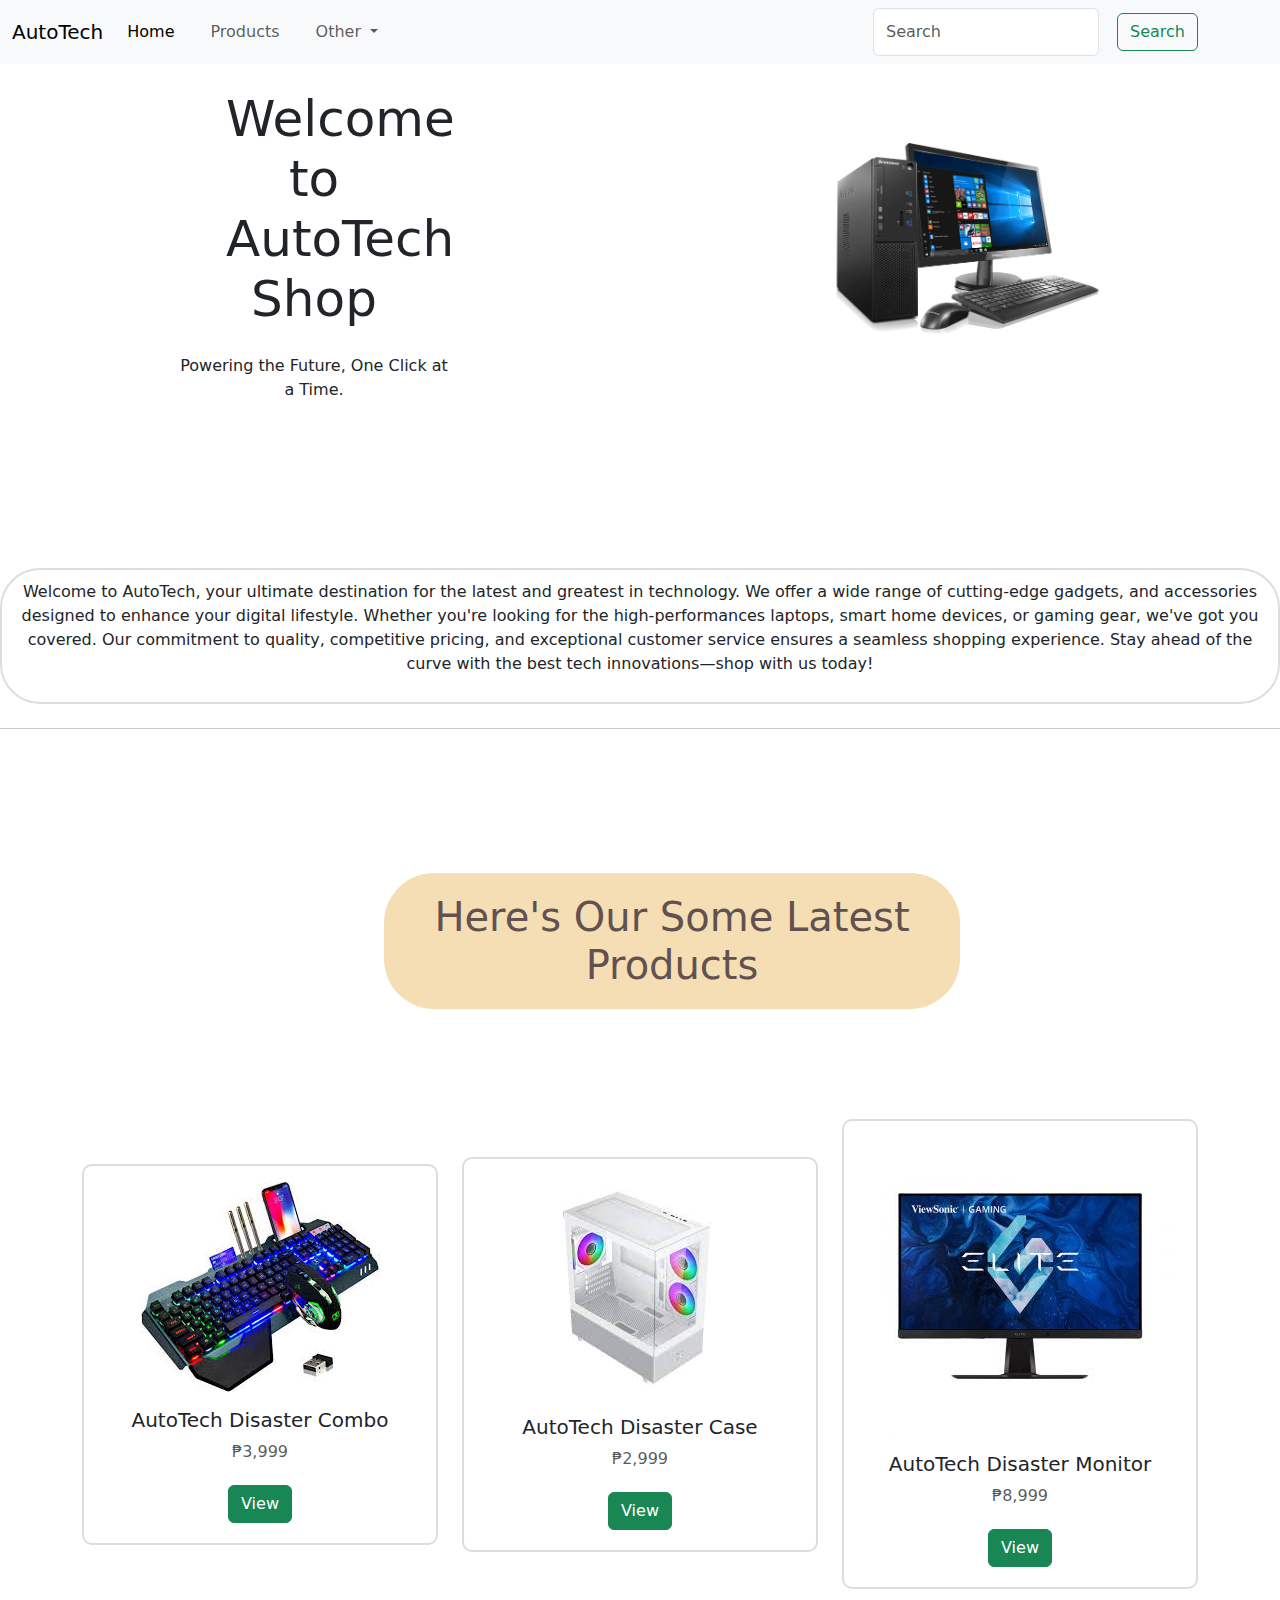
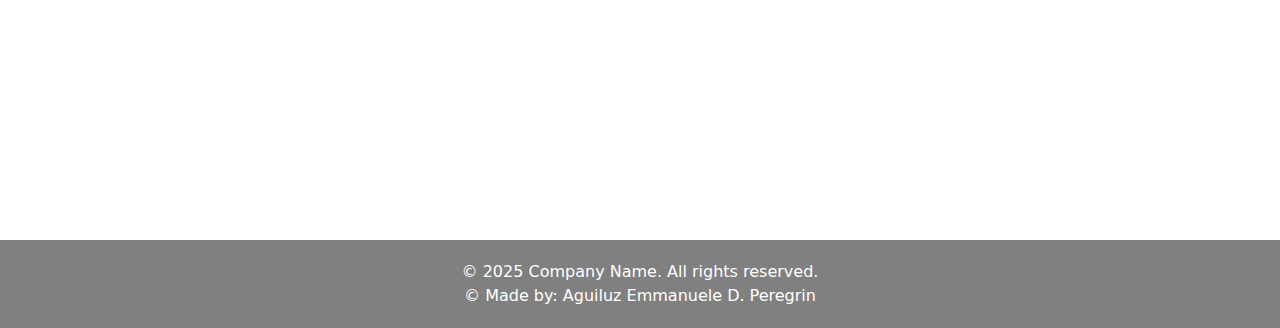
<file: index.html>
<!DOCTYPE html>
<html lang="en">
<head>
    <meta charset="UTF-8">
    <meta name="viewport" content="width=device-width, initial-scale=1.0">
    <title>AutoTech</title>
    <link rel="stylesheet" href="styles.css">
    <link href="https://fonts.googleapis.com/css2?family=Playfair+Display:wght@400;700&display=swap" rel="stylesheet">
    <link href="https://cdn.jsdelivr.net/npm/bootstrap@5.3.3/dist/css/bootstrap.min.css" rel="stylesheet" integrity="sha384-QWTKZyjpPEjISv5WaRU9OFeRpok6YctnYmDr5pNlyT2bRjXh0JMhjY6hW+ALEwIH" crossorigin="anonymous">
</head>
<body>
    <nav class="navbar navbar-expand-lg bg-body-tertiary">
        <div class="container-fluid">
          <a class="navbar-brand" href="#">AutoTech</a>
          <button class="navbar-toggler" type="button" data-bs-toggle="collapse" data-bs-target="#navbarSupportedContent" aria-controls="navbarSupportedContent" aria-expanded="false" aria-label="Toggle navigation">
            <span class="navbar-toggler-icon"></span>
          </button>
          <div class="collapse navbar-collapse" id="navbarSupportedContent">
            <ul class="navbar-nav me-auto mb-2 mb-lg-0">
              <li class="nav-item">
                <a class="nav-link active" aria-current="page" href="#">Home</a>
              </li>
              <li class="nav-item">
                <a class="nav-link" href="products.html">Products</a>
              </li>
              <li class="nav-item dropdown">
                <a class="nav-link dropdown-toggle" href="#" role="button" data-bs-toggle="dropdown" aria-expanded="false">
                  Other
                </a>
                <ul class="dropdown-menu">
                  <li><a class="dropdown-item" href="contact.html">Contact us</a></li>
                  <li><a class="dropdown-item" href="about.html">About Us</a></li>
                </ul>
              </li>
            </ul>
            <div class="forms">
              <form class="d-flex" role="search">
                <input class="form-control me-2" type="search" placeholder="Search" aria-label="Search">
                <button class="btn btn-outline-success" type="submit">Search</button>
              </form>
            </div>
          </div>
        </div>
    </nav>
        </div>
        <div class="row">
            <div class="col-2">
                <h1>Welcome to AutoTech Shop</h1>
                <p>Powering the Future, One Click at a Time.</p>
            </div>
            <div class="col-2">
                <img src="comp.png" class="pic">
            </div>
    </div>
    <div class="pr1">
        <p>Welcome to AutoTech, your ultimate destination for the latest and greatest in technology. We offer a wide range of cutting-edge gadgets, and accessories designed to enhance your digital lifestyle. Whether you're looking for the high-performances laptops, smart home devices, or gaming gear, we've got you covered. Our commitment to quality, competitive pricing, and exceptional customer service ensures a seamless shopping experience. Stay ahead of the curve with the best tech innovations—shop with us today!</p>
    </div>
    <br>
    <br>
    <hr width="100%">
    <h1 class="title">Here's Our Some Latest Products</h1>
    <br>
    <div class="container py-5">
      <div class="row">
        <div class="col-md-4 mb-4">
            <div class="product-card">
                <img src="buy1.jfif" alt="Product 1">
                <h5 class="mt-3">AutoTech Disaster Combo</h5>
                <p class="text-muted">₱3,999</p>
                <button class="btn btn-success"><a href="latestprod1.html" class="buy1">View</a></button>
            </div>
        </div>
        <div class="col-md-4 mb-4">
            <div class="product-card">
                <img src="case.jfif" alt="Product 2">
                <h5 class="mt-3">AutoTech Disaster Case</h5>
                <p class="text-muted">₱2,999</p>
                <button class="btn btn-success"><a href="latestprod2.html" class="buy2">View</a></button>
            </div>
        </div>
        <div class="col-md-4 mb-4">
            <div class="product-card">
                <img src="dismoni.jfif" alt="Product 3">
                <h5 class="mt-3">AutoTech Disaster Monitor</h5>
                <p class="text-muted">₱8,999</p>
                <button class="btn btn-success"><a href="latestprod3.html" class="buy3">View</a></button>
            </div>
        </div>
    </div>
    </div>
    <br>
    <br>
    <br>
    <br>
    <hr>
    <script src="https://cdn.jsdelivr.net/npm/bootstrap@5.3.3/dist/js/bootstrap.bundle.min.js" integrity="sha384-YvpcrYf0tY3lHB60NNkmXc5s9fDVZLESaAA55NDzOxhy9GkcIdslK1eN7N6jIeHz" crossorigin="anonymous"></script>
</body>
</html>

<footer>
  <p>&copy; 2025 Company Name. All rights reserved.</p>
  <p>&copy; Made by: Aguiluz Emmanuele D. Peregrin</p>
</footer>
</file>
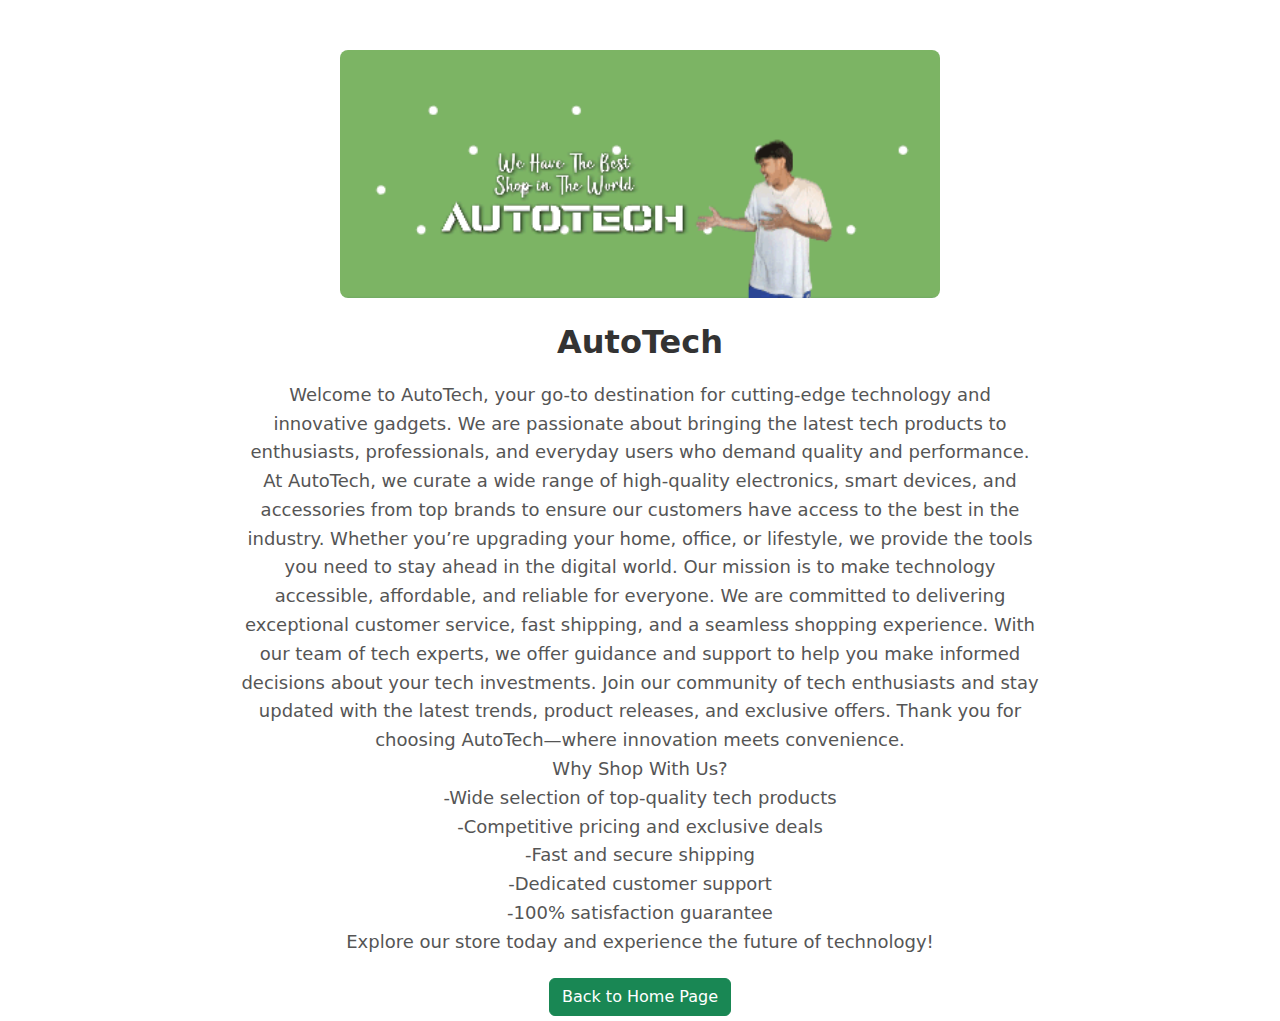
<file: about.html>
<!DOCTYPE html>
<html lang="en">
<head>
    <meta charset="UTF-8">
    <meta name="viewport" content="width=device-width, initial-scale=1.0">
    <title>About Us</title>
    <link rel="stylesheet" href="styles.css">
    <link href="https://cdn.jsdelivr.net/npm/bootstrap@5.3.3/dist/css/bootstrap.min.css" rel="stylesheet" integrity="sha384-QWTKZyjpPEjISv5WaRU9OFeRpok6YctnYmDr5pNlyT2bRjXh0JMhjY6hW+ALEwIH" crossorigin="anonymous">
    <style>
         .about-container {
            text-align: center;
            margin-top: 50px;
        }
        .company-image {
            width: 100%;
            max-width: 600px;
            height: auto;
            border-radius: 8px;
        }
        .company-name {
            font-size: 32px;
            font-weight: bold;
            margin-top: 20px;
            color: #333;
        }
        .company-description {
            font-size: 18px;
            color: #555;
            max-width: 800px;
            margin-top: 15px;
            line-height: 1.6;
        }
    </style>
</head>
<body>
    <div class="about-container">
        <img src="autotechgif.gif" alt="Company Image" class="company-image">
        <div class="company-name">AutoTech</div>
        <div class="company-description">
            <p>Welcome to AutoTech, your go-to destination for cutting-edge technology and innovative gadgets. We are passionate about bringing the latest tech products to enthusiasts, professionals, and everyday users who demand quality and performance.

                At AutoTech, we curate a wide range of high-quality electronics, smart devices, and accessories from top brands to ensure our customers have access to the best in the industry. Whether you’re upgrading your home, office, or lifestyle, we provide the tools you need to stay ahead in the digital world.
                
                Our mission is to make technology accessible, affordable, and reliable for everyone. We are committed to delivering exceptional customer service, fast shipping, and a seamless shopping experience. With our team of tech experts, we offer guidance and support to help you make informed decisions about your tech investments.
                
                Join our community of tech enthusiasts and stay updated with the latest trends, product releases, and exclusive offers. Thank you for choosing AutoTech—where innovation meets convenience.
                <br>
                Why Shop With Us?
                <br>
                -Wide selection of top-quality tech products
                <br>
                -Competitive pricing and exclusive deals
                <br>
                -Fast and secure shipping
                <br>
                -Dedicated customer support
                <br>
                -100% satisfaction guarantee
                <br>
                Explore our store today and experience the future of technology!</p>
        </div>
    </div>
          <div class="abt-btn">
            <button class="btn btn-success"><a href="index.html" class="buy1">Back to Home Page</a></button>
          </div>
</body>
</html>
</file>
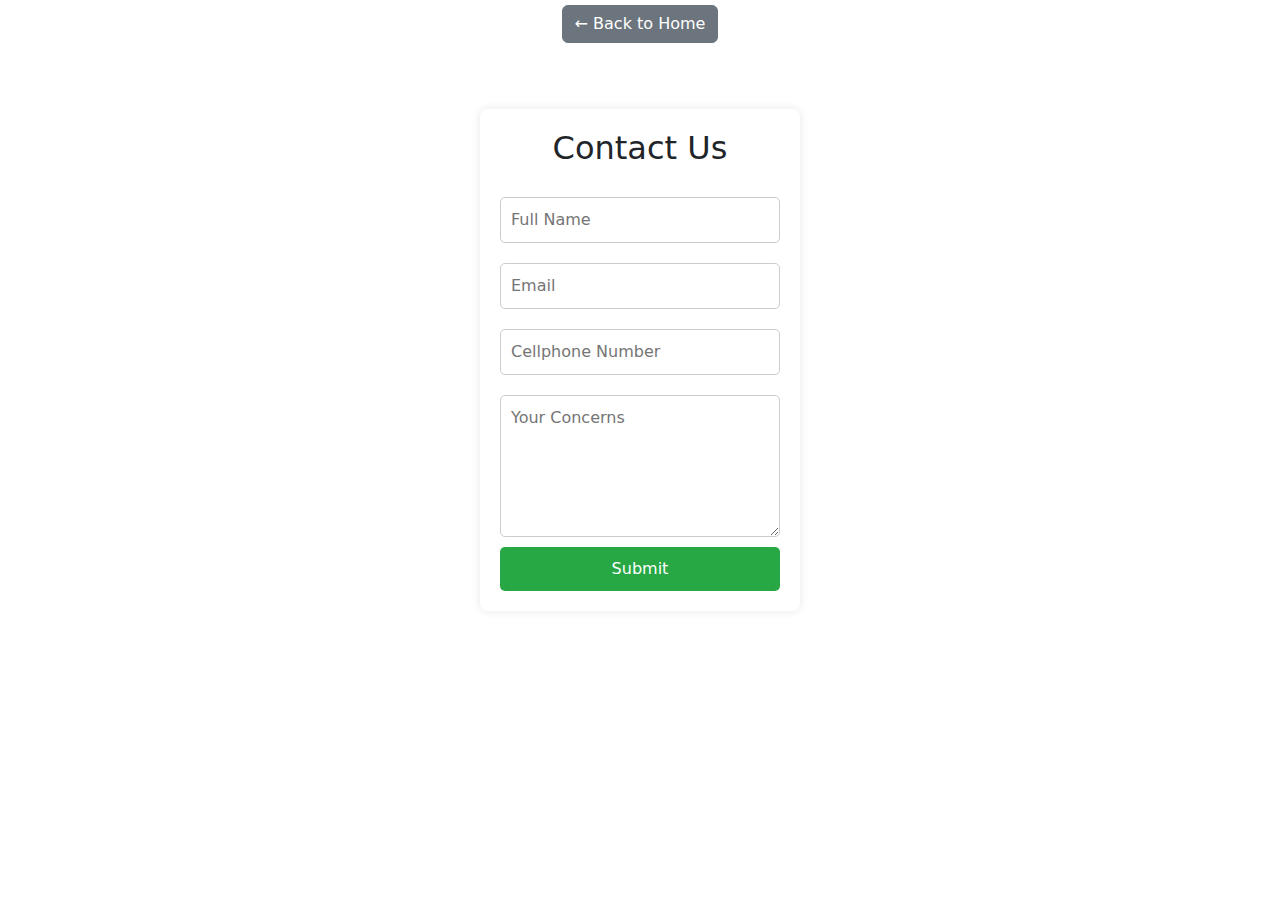
<file: contact.html>
<html lang="en">
<head>
    <meta charset="UTF-8">
    <meta name="viewport" content="width=device-width, initial-scale=1.0">
    <title>Contact Us</title>
    <link rel="stylesheet" href="styles.css">
    <link href="https://cdn.jsdelivr.net/npm/bootstrap@5.3.3/dist/css/bootstrap.min.css" rel="stylesheet" integrity="sha384-QWTKZyjpPEjISv5WaRU9OFeRpok6YctnYmDr5pNlyT2bRjXh0JMhjY6hW+ALEwIH" crossorigin="anonymous">
    <style>
        .contact-form {
            background: #fff;
            padding: 20px;
            border-radius: 8px;
            box-shadow: 0 0 10px rgba(0, 0, 0, 0.1);
            width: 320px;
        }
        .contact-form h2 {
            text-align: center;
            margin-bottom: 20px;
        }
        .contact-form input, .contact-form textarea {
            width: 100%;
            padding: 10px;
            margin: 10px 0;
            border: 1px solid #ccc;
            border-radius: 5px;
        }
        .contact-form button {
            width: 100%;
            padding: 10px;
            background: #28a745;
            border: none;
            color: white;
            font-size: 16px;
            border-radius: 5px;
            cursor: pointer;
        }
        .contact-form button:hover {
            background: #218838;
        }
    </style>
    
</head>
<body>
  <a href="index.html" class="btn btn-secondary mb-3">← Back to Home</a>
    <form class="contact-form">
        <h2>Contact Us</h2>
        <input type="text" placeholder="Full Name" required>
        <input type="email" placeholder="Email" required>
        <input type="tel" placeholder="Cellphone Number" required>
        <textarea placeholder="Your Concerns" rows="5" required></textarea>
        <button type="submit">Submit</button>
    </form>
    <script src="https://cdn.jsdelivr.net/npm/bootstrap@5.3.3/dist/js/bootstrap.bundle.min.js" integrity="sha384-YvpcrYf0tY3lHB60NNkmXc5s9fDVZLESaAA55NDzOxhy9GkcIdslK1eN7N6jIeHz" crossorigin="anonymous"></script>
</body>
</html>
</file>
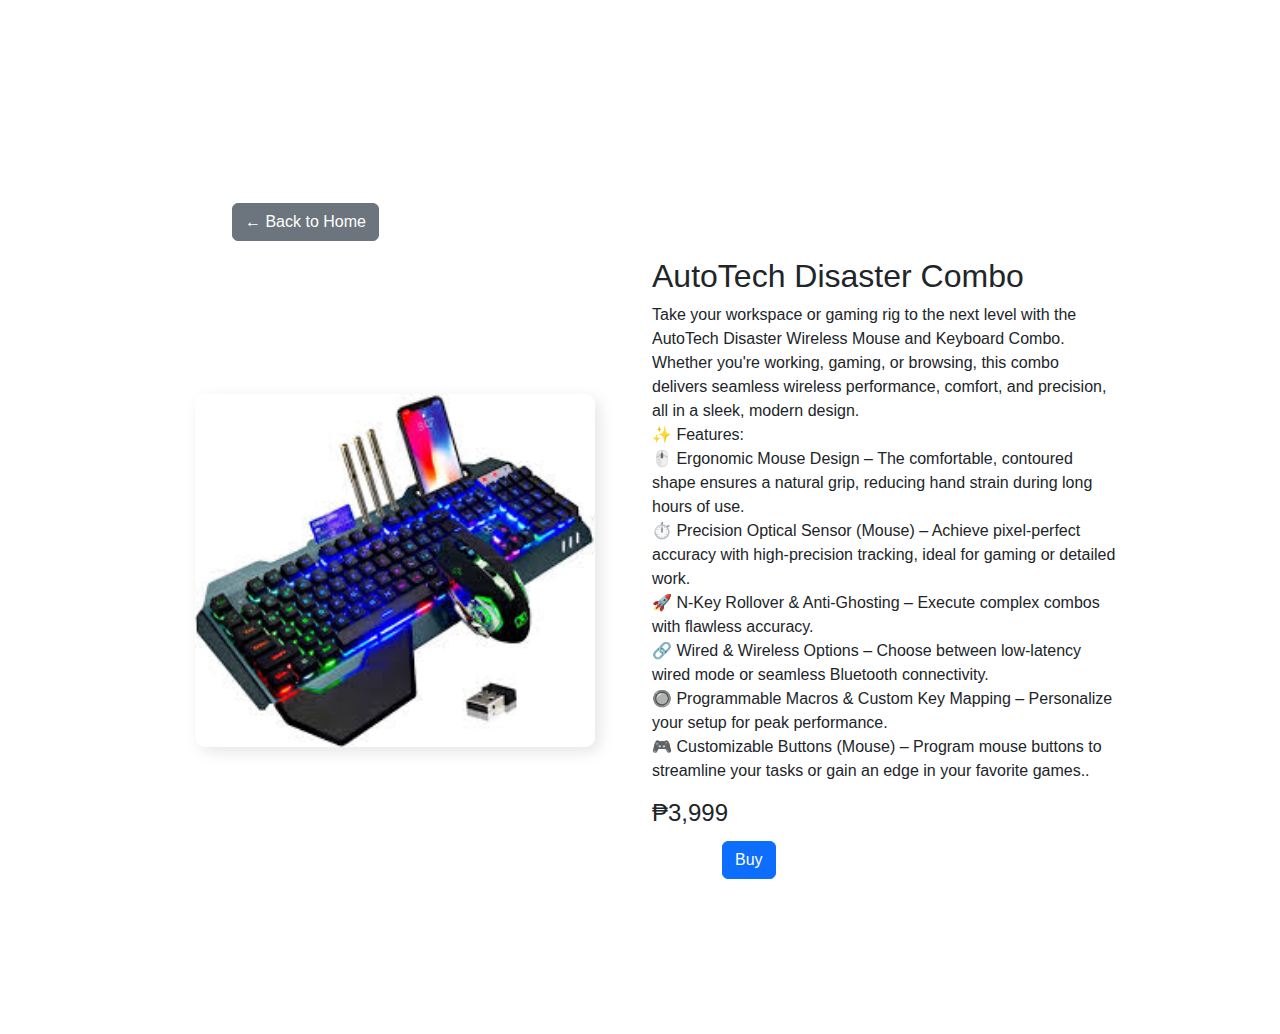
<file: latestprod1.html>
<!DOCTYPE html>
<html lang="en">
<head>
    <meta charset="UTF-8">
    <meta name="viewport" content="width=device-width, initial-scale=1.0">
    <title>Document</title>
    <link rel="stylesheet" href="styles.css">
    <link href="https://cdn.jsdelivr.net/npm/bootstrap@5.3.3/dist/css/bootstrap.min.css" rel="stylesheet" integrity="sha384-QWTKZyjpPEjISv5WaRU9OFeRpok6YctnYmDr5pNlyT2bRjXh0JMhjY6hW+ALEwIH" crossorigin="anonymous">
</head>
<body>
    <div class="conti">
        <div class="container mt-5">
            <a href="index.html" class="btn btn-secondary mb-3">← Back to Home</a>
            <div class="row">
                <div class="col-md-6 text-center">
                    <img src="buy1.jfif" alt="AutoTech Disaster Combo" class="product-detail-img">
                </div>
                <div class="col-md-6">
                    <h2>AutoTech Disaster Combo </h2>
                    <p>Take your workspace or gaming rig to the next level with the AutoTech Disaster Wireless Mouse and Keyboard Combo. Whether you're working, gaming, or browsing, this combo delivers seamless wireless performance, comfort, and precision, all in a sleek, modern design.<br>

                        ✨ Features:<br>
                        🖱️ Ergonomic Mouse Design – The comfortable, contoured shape ensures a natural grip, reducing hand strain during long hours of use.<br>
                        ⏱️ Precision Optical Sensor (Mouse) – Achieve pixel-perfect accuracy with high-precision tracking, ideal for gaming or detailed work.<br>
                        🚀 N-Key Rollover & Anti-Ghosting – Execute complex combos with flawless accuracy.<br>
                        🔗 Wired & Wireless Options – Choose between low-latency wired mode or seamless Bluetooth connectivity.<br>
                        🔘 Programmable Macros & Custom Key Mapping – Personalize your setup for peak performance.<br>
                        🎮 Customizable Buttons (Mouse) – Program mouse buttons to streamline your tasks or gain an edge in your favorite games..<br>
                        </p>
                    <h4>₱3,999</h4>
                    <button class="btn btn-primary"><a href="purchased.html" class="ltsprod1">Buy</a></button>
                </div>
            </div>
        </div>
    </div>
    <script src="https://cdn.jsdelivr.net/npm/bootstrap@5.3.3/dist/js/bootstrap.bundle.min.js" integrity="sha384-YvpcrYf0tY3lHB60NNkmXc5s9fDVZLESaAA55NDzOxhy9GkcIdslK1eN7N6jIeHz" crossorigin="anonymous"></script>
</body>
</html>
</file>
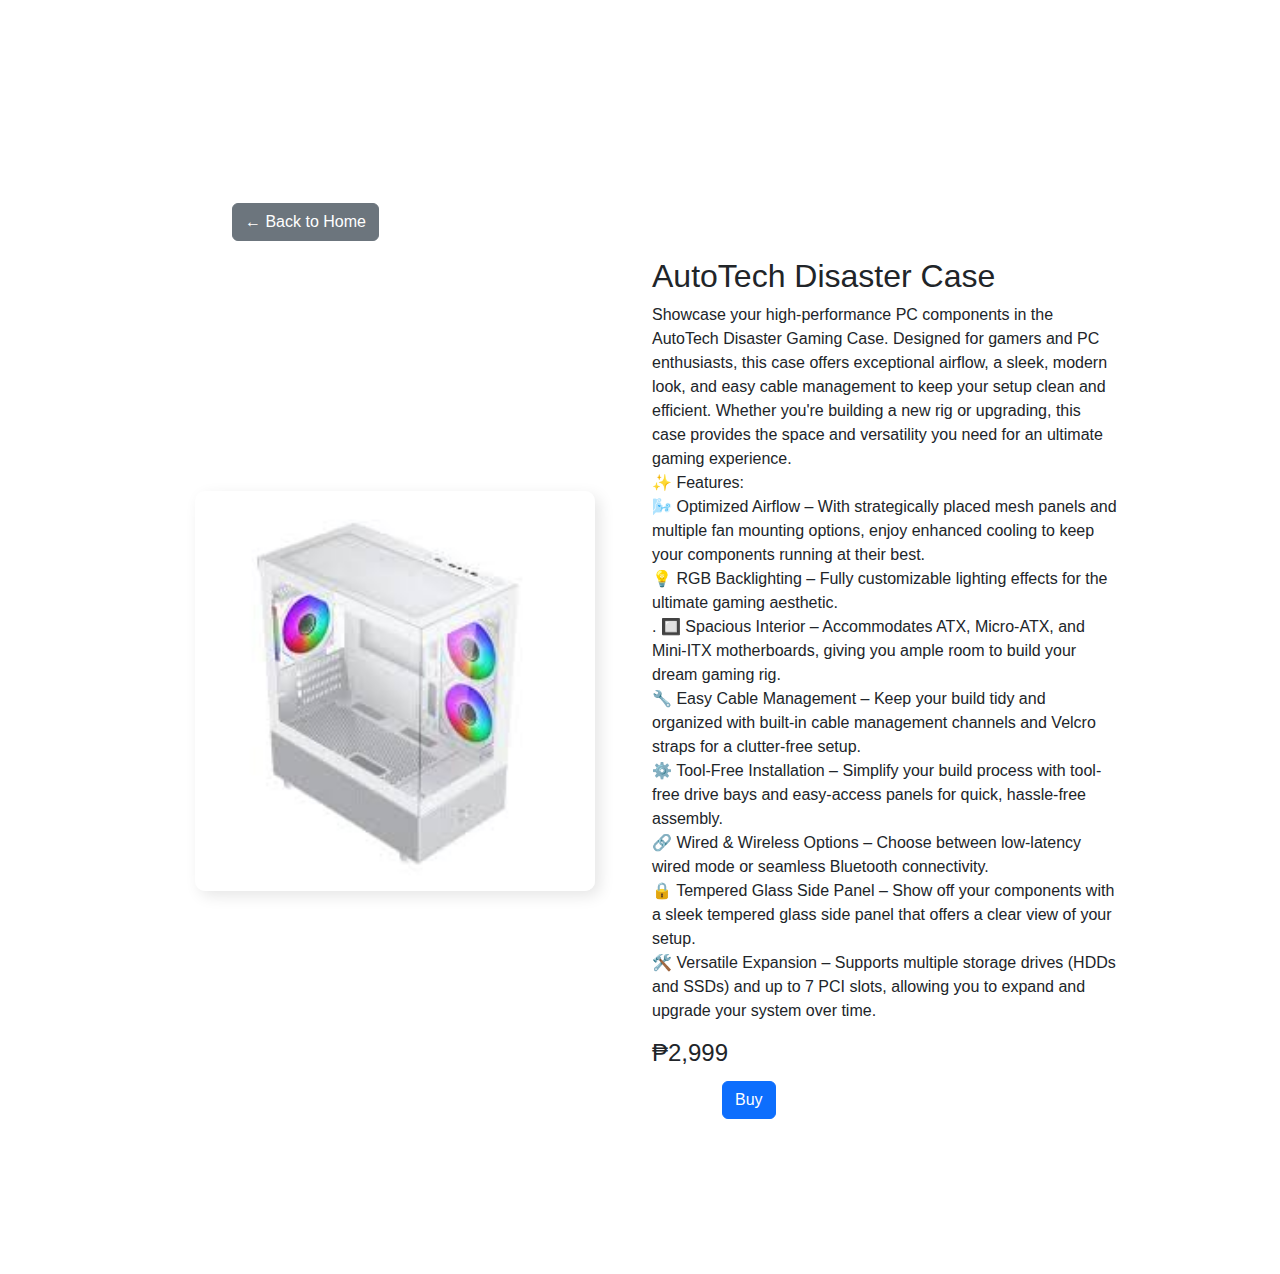
<file: latestprod2.html>
<!DOCTYPE html>
<html lang="en">
<head>
    <meta charset="UTF-8">
    <meta name="viewport" content="width=device-width, initial-scale=1.0">
    <title>Document</title>
    <link rel="stylesheet" href="styles.css">
    <link href="https://cdn.jsdelivr.net/npm/bootstrap@5.3.3/dist/css/bootstrap.min.css" rel="stylesheet" integrity="sha384-QWTKZyjpPEjISv5WaRU9OFeRpok6YctnYmDr5pNlyT2bRjXh0JMhjY6hW+ALEwIH" crossorigin="anonymous">
</head>
<body>
    <div class="conti">
        <div class="container mt-5">
            <a href="index.html" class="btn btn-secondary mb-3">← Back to Home</a>
            <div class="row">
                <div class="col-md-6 text-center">
                    <img src="case.jfif" alt="AutoTech Disaster Case" class="product-detail-img">
                </div>
                <div class="col-md-6">
                    <h2>AutoTech Disaster Case </h2>
                    <p>Showcase your high-performance PC components in the AutoTech Disaster Gaming Case. Designed for gamers and PC enthusiasts, this case offers exceptional airflow, a sleek, modern look, and easy cable management to keep your setup clean and efficient. Whether you're building a new rig or upgrading, this case provides the space and versatility you need for an ultimate gaming experience.<br>

                        ✨ Features:<br>
                        🌬️ Optimized Airflow – With strategically placed mesh panels and multiple fan mounting options, enjoy enhanced cooling to keep your components running at their best.<br>
                        💡 RGB Backlighting – Fully customizable lighting effects for the ultimate gaming aesthetic.<br>
                        .
                        🔲 Spacious Interior – Accommodates ATX, Micro-ATX, and Mini-ITX motherboards, giving you ample room to build your dream gaming rig.<br>
                        🔧 Easy Cable Management – Keep your build tidy and organized with built-in cable management channels and Velcro straps for a clutter-free setup.<br>
                        ⚙️ Tool-Free Installation – Simplify your build process with tool-free drive bays and easy-access panels for quick, hassle-free assembly.<br>
                        🔗 Wired & Wireless Options – Choose between low-latency wired mode or seamless Bluetooth connectivity.<br>
                        🔒 Tempered Glass Side Panel – Show off your components with a sleek tempered glass side panel that offers a clear view of your setup.<br>
                        🛠️ Versatile Expansion – Supports multiple storage drives (HDDs and SSDs) and up to 7 PCI slots, allowing you to expand and upgrade your system over time.<br>
                        </p>
                    <h4>₱2,999</h4>
                    <button class="btn btn-primary"><a href="purchased.html" class="ltsprod2">Buy</a></button>
                </div>
            </div>
        </div>
    </div>
    <script src="https://cdn.jsdelivr.net/npm/bootstrap@5.3.3/dist/js/bootstrap.bundle.min.js" integrity="sha384-YvpcrYf0tY3lHB60NNkmXc5s9fDVZLESaAA55NDzOxhy9GkcIdslK1eN7N6jIeHz" crossorigin="anonymous"></script>
</body>
</html>
</file>
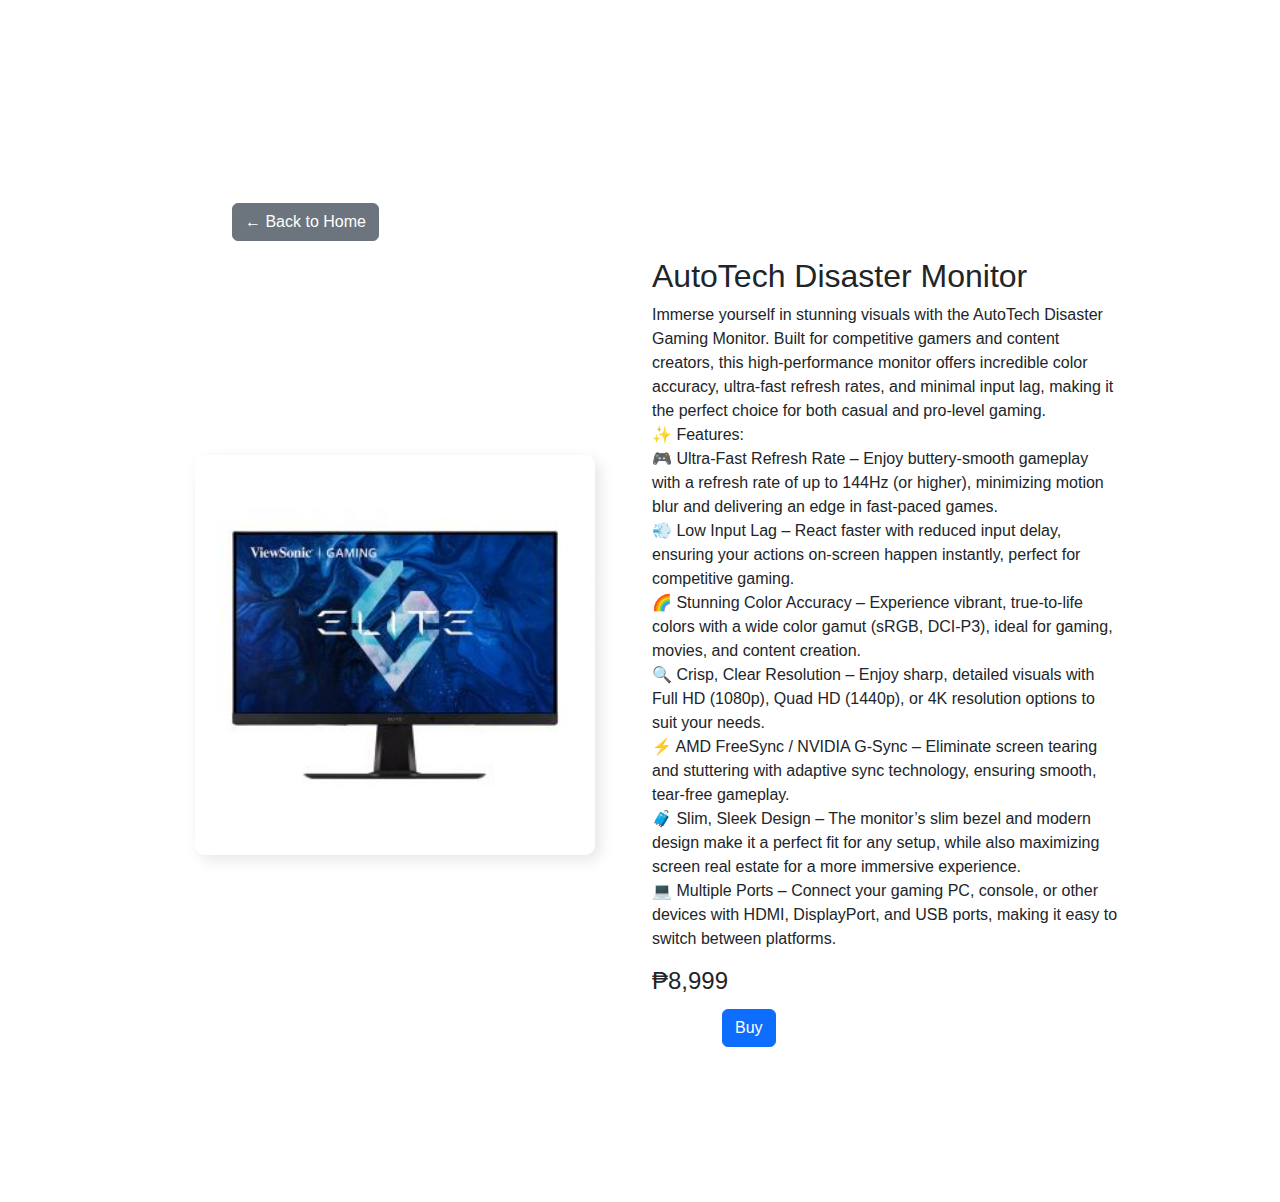
<file: latestprod3.html>
<!DOCTYPE html>
<html lang="en">
<head>
    <meta charset="UTF-8">
    <meta name="viewport" content="width=device-width, initial-scale=1.0">
    <title>Document</title>
    <link rel="stylesheet" href="styles.css">
    <link href="https://cdn.jsdelivr.net/npm/bootstrap@5.3.3/dist/css/bootstrap.min.css" rel="stylesheet" integrity="sha384-QWTKZyjpPEjISv5WaRU9OFeRpok6YctnYmDr5pNlyT2bRjXh0JMhjY6hW+ALEwIH" crossorigin="anonymous">
</head>
<body>
    <div class="conti">
        <div class="container mt-5">
            <a href="index.html" class="btn btn-secondary mb-3">← Back to Home</a>
            <div class="row">
                <div class="col-md-6 text-center">
                    <img src="dismoni.jfif" alt="AutoTech Disaster Monitor" class="product-detail-img">
                </div>
                <div class="col-md-6">
                    <h2>AutoTech Disaster Monitor</h2>
                    <p>Immerse yourself in stunning visuals with the AutoTech Disaster Gaming Monitor. Built for competitive gamers and content creators, this high-performance monitor offers incredible color accuracy, ultra-fast refresh rates, and minimal input lag, making it the perfect choice for both casual and pro-level gaming.<br>

                        ✨ Features:<br>
                        🎮 Ultra-Fast Refresh Rate – Enjoy buttery-smooth gameplay with a refresh rate of up to 144Hz (or higher), minimizing motion blur and delivering an edge in fast-paced games.<br>
                        💨 Low Input Lag – React faster with reduced input delay, ensuring your actions on-screen happen instantly, perfect for competitive gaming.<br>
                        🌈 Stunning Color Accuracy – Experience vibrant, true-to-life colors with a wide color gamut (sRGB, DCI-P3), ideal for gaming, movies, and content creation.<br>
                        🔍 Crisp, Clear Resolution – Enjoy sharp, detailed visuals with Full HD (1080p), Quad HD (1440p), or 4K resolution options to suit your needs.<br>
                        ⚡ AMD FreeSync / NVIDIA G-Sync – Eliminate screen tearing and stuttering with adaptive sync technology, ensuring smooth, tear-free gameplay.<br>
                        🧳 Slim, Sleek Design – The monitor’s slim bezel and modern design make it a perfect fit for any setup, while also maximizing screen real estate for a more immersive experience.<br>
                        💻 Multiple Ports – Connect your gaming PC, console, or other devices with HDMI, DisplayPort, and USB ports, making it easy to switch between platforms.<br>
                        </p>
                    <h4>₱8,999</h4>
                    <button class="btn btn-primary"><a href="purchased.html" class="ltsprod3">Buy</a></button>
                </div>
            </div>
        </div>
    </div>
    <script src="https://cdn.jsdelivr.net/npm/bootstrap@5.3.3/dist/js/bootstrap.bundle.min.js" integrity="sha384-YvpcrYf0tY3lHB60NNkmXc5s9fDVZLESaAA55NDzOxhy9GkcIdslK1eN7N6jIeHz" crossorigin="anonymous"></script>
</body>
</html>
</file>
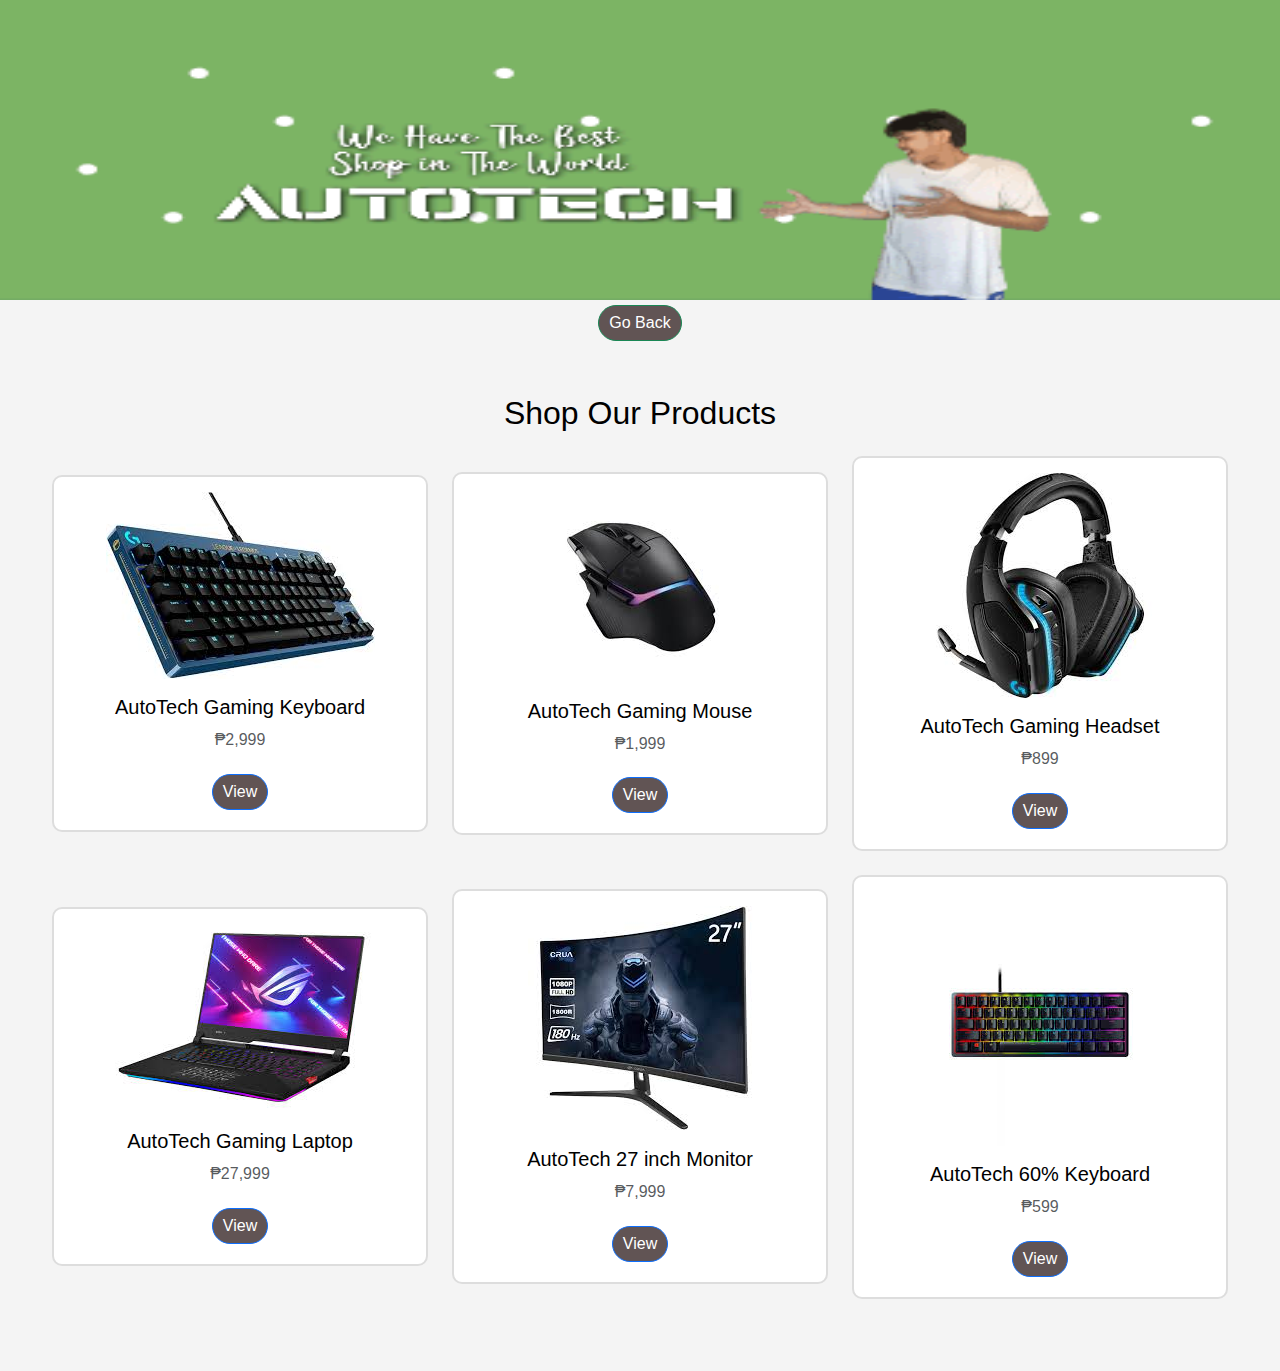
<file: products.html>
<!DOCTYPE html>
<html lang="en">
<head>
    <meta charset="UTF-8">
    <meta name="viewport" content="width=device-width, initial-scale=1.0">
    <title>Bootstrap eCommerce</title>
    <link href="https://cdn.jsdelivr.net/npm/bootstrap@5.3.0/dist/css/bootstrap.min.css" rel="stylesheet">
    <link href="styles.css" rel="stylesheet">
</head>
<body>
 
        <img class="autogif" src="autotechgif.gif">
    <button class="btn btn-success"><a href="index.html">Go Back</a></button>
    <div class="container py-5">
        <h2 class="text-center mb-4" color="black">Shop Our Products</h2>
        <div class="row">
            <div class="col-md-4 mb-4">
                <div class="product-card">
                    <img src="logitech.jpg" alt="Product 1">
                    <h5 class="mt-3">AutoTech Gaming Keyboard</h5>
                    <p class="text-muted">₱2,999</p>
                    <button class="btn btn-primary"><a href="products1.html">View</a></button>
                </div>
            </div>
            <div class="col-md-4 mb-4">
                <div class="product-card">
                    <img src="images (2).jpg" alt="Product 2">
                    <h5 class="mt-3">AutoTech Gaming Mouse</h5>
                    <p class="text-muted">₱1,999</p>
                    <button class="btn btn-primary"><a href="products2.html">View</a></button>
                </div>
            </div>
            <div class="col-md-4 mb-4">
                <div class="product-card">
                    <img src="set.jpg" alt="Product 3">
                    <h5 class="mt-3">AutoTech Gaming Headset</h5>
                    <p class="text-muted">₱899</p>
                    <button class="btn btn-primary"><a href="products3.html">View</a></button>
                </div>
            </div>
            <div class="col-md-4 mb-4">
                <div class="product-card">
                    <img src="laptop.jpg" alt="Product 3">
                    <h5 class="mt-3">AutoTech Gaming Laptop</h5>
                    <p class="text-muted">₱27,999</p>
                    <button class="btn btn-primary"><a  href="products4.html">View</a></button>
                </div>
            </div>
            <div class="col-md-4 mb-4">
                <div class="product-card">
                    <img src="gamingmoni.jpg" alt="Product 3">
                    <h5 class="mt-3">AutoTech 27 inch Monitor</h5>
                    <p class="text-muted">₱7,999</p>
                    <button class="btn btn-primary"><a href="products5.html">View</a></button>
                </div>
            </div>
            <div class="col-md-4 mb-4">
                <div class="product-card">
                    <img src="60key.jpg" alt="Product 3">
                    <h5 class="mt-3">AutoTech 60% Keyboard</h5>
                    <p class="text-muted">₱599</p>
                    <button class="btn btn-primary"><a href="products6.html">View</a></button>
                </div>
            </div>
        </div>
    </div>

    <script src="https://cdn.jsdelivr.net/npm/bootstrap@5.3.0/dist/js/bootstrap.bundle.min.js"></script>
</body>
</html>
</file>
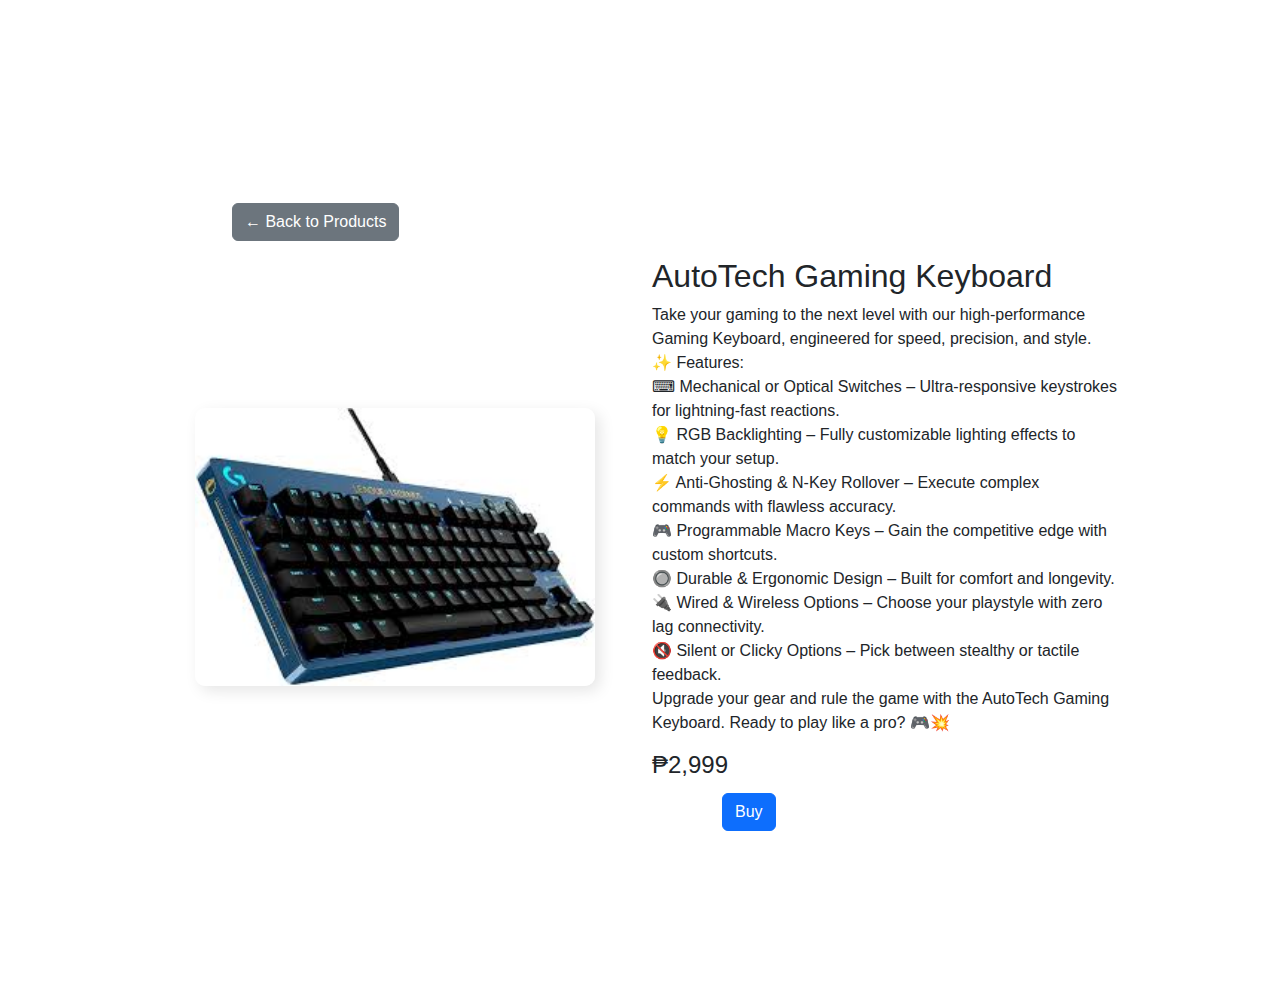
<file: products1.html>
<!DOCTYPE html>
<html lang="en">
<head>
    <meta charset="UTF-8">
    <meta name="viewport" content="width=device-width, initial-scale=1.0">
    <title>Document</title>
    <link rel="stylesheet" href="styles.css">
    <link href="https://cdn.jsdelivr.net/npm/bootstrap@5.3.3/dist/css/bootstrap.min.css" rel="stylesheet" integrity="sha384-QWTKZyjpPEjISv5WaRU9OFeRpok6YctnYmDr5pNlyT2bRjXh0JMhjY6hW+ALEwIH" crossorigin="anonymous">
</head>
<body>
    <div class="conti">
        <div class="container mt-5">
            <a href="products.html" class="btn btn-secondary mb-3">← Back to Products</a>
            <div class="row">
                <div class="col-md-6 text-center">
                    <img src="logitech.jpg" alt="logitech" class="product-detail-img">
                </div>
                <div class="col-md-6">
                    <h2>AutoTech Gaming Keyboard</h2>
                    <p>Take your gaming to the next level with our high-performance Gaming Keyboard, engineered for speed, precision, and style.<br>

                        ✨ Features:<br>
                        ⌨ Mechanical or Optical Switches – Ultra-responsive keystrokes for lightning-fast reactions.<br>
                        💡 RGB Backlighting – Fully customizable lighting effects to match your setup.<br>
                        ⚡ Anti-Ghosting & N-Key Rollover – Execute complex commands with flawless accuracy.<br>
                        🎮 Programmable Macro Keys – Gain the competitive edge with custom shortcuts.<br>
                        🔘 Durable & Ergonomic Design – Built for comfort and longevity.<br>
                        🔌 Wired & Wireless Options – Choose your playstyle with zero lag connectivity.<br>
                        🔇 Silent or Clicky Options – Pick between stealthy or tactile feedback.<br>
                        
                        Upgrade your gear and rule the game with the AutoTech Gaming Keyboard. Ready to play like a pro? 🎮💥</p>
                    <h4>₱2,999</h4>
                    <button class="btn btn-primary"><a href="purchased.html" class="btn-pruchase1">Buy</a></button>
                </div>
            </div>
        </div>
    </div>
    <script src="https://cdn.jsdelivr.net/npm/bootstrap@5.3.3/dist/js/bootstrap.bundle.min.js" integrity="sha384-YvpcrYf0tY3lHB60NNkmXc5s9fDVZLESaAA55NDzOxhy9GkcIdslK1eN7N6jIeHz" crossorigin="anonymous"></script>
</body>
</html>
</file>
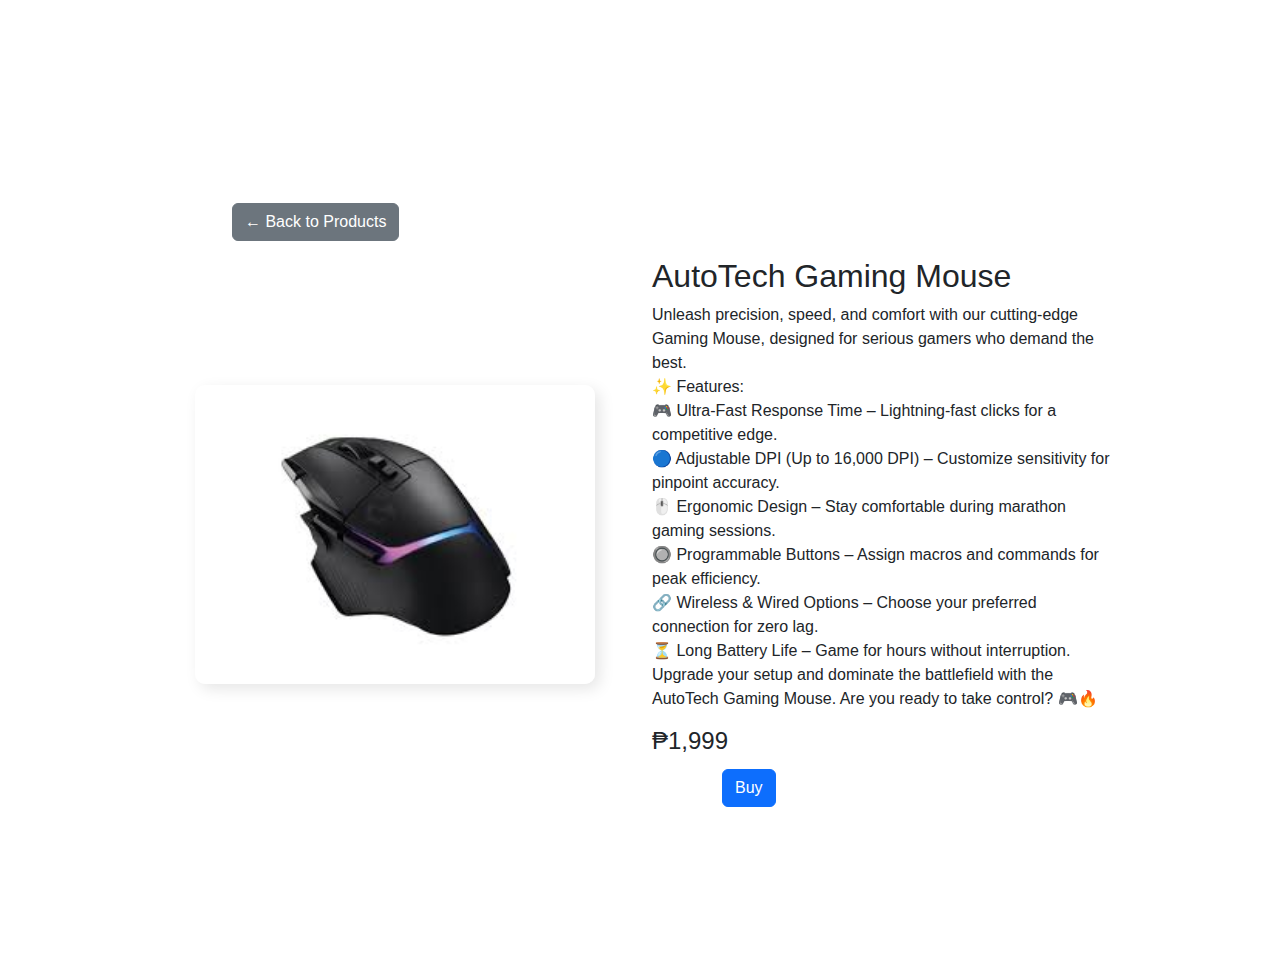
<file: products2.html>
<!DOCTYPE html>
<html lang="en">
<head>
    <meta charset="UTF-8">
    <meta name="viewport" content="width=device-width, initial-scale=1.0">
    <title>Document</title>
    <link rel="stylesheet" href="styles.css">
    <link href="https://cdn.jsdelivr.net/npm/bootstrap@5.3.3/dist/css/bootstrap.min.css" rel="stylesheet" integrity="sha384-QWTKZyjpPEjISv5WaRU9OFeRpok6YctnYmDr5pNlyT2bRjXh0JMhjY6hW+ALEwIH" crossorigin="anonymous">
</head>
<body>
    <div class="conti">
        <div class="container mt-5">
            <a href="products.html" class="btn btn-secondary mb-3">← Back to Products</a>
            <div class="row">
                <div class="col-md-6 text-center">
                    <img src="images (2).jpg" alt="AtuoTech Gaming Mouse" class="product-detail-img">
                </div>
                <div class="col-md-6">
                    <h2>AutoTech Gaming Mouse</h2>
                    <p>Unleash precision, speed, and comfort with our cutting-edge Gaming Mouse, designed for serious gamers who demand the best.<br>

                        ✨ Features:<br>
                        🎮 Ultra-Fast Response Time – Lightning-fast clicks for a competitive edge.<br>
                        🔵 Adjustable DPI (Up to 16,000 DPI) – Customize sensitivity for pinpoint accuracy.<br>
                        🖱️ Ergonomic Design – Stay comfortable during marathon gaming sessions.<br>
                        🔘 Programmable Buttons – Assign macros and commands for peak efficiency.<br>
                        🔗 Wireless & Wired Options – Choose your preferred connection for zero lag.<br>
                        ⏳ Long Battery Life – Game for hours without interruption.<br>
                        
                        Upgrade your setup and dominate the battlefield with the AutoTech Gaming Mouse. Are you ready to take control? 🎮🔥</p>
                    <h4>₱1,999</h4>
                    <button class="btn btn-primary"><a href="purchased.html" class="btn-pruchase2">Buy</a></button>
                </div>
            </div>
        </div>
    </div>
    <script src="https://cdn.jsdelivr.net/npm/bootstrap@5.3.3/dist/js/bootstrap.bundle.min.js" integrity="sha384-YvpcrYf0tY3lHB60NNkmXc5s9fDVZLESaAA55NDzOxhy9GkcIdslK1eN7N6jIeHz" crossorigin="anonymous"></script>
</body>
</html>
</file>
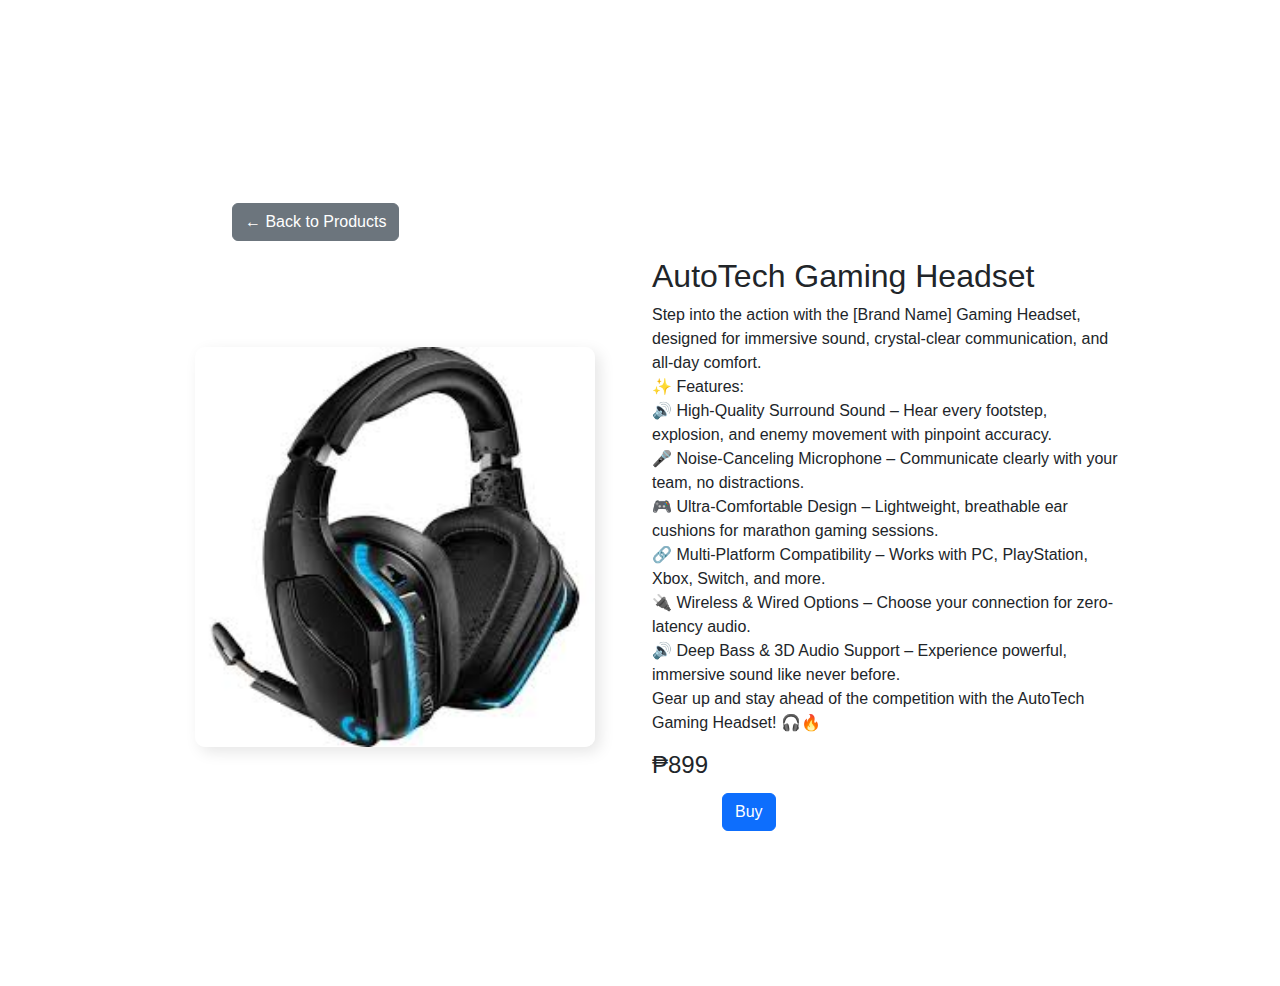
<file: products3.html>
<!DOCTYPE html>
<html lang="en">
<head>
    <meta charset="UTF-8">
    <meta name="viewport" content="width=device-width, initial-scale=1.0">
    <title>Document</title>
    <link rel="stylesheet" href="styles.css">
    <link href="https://cdn.jsdelivr.net/npm/bootstrap@5.3.3/dist/css/bootstrap.min.css" rel="stylesheet" integrity="sha384-QWTKZyjpPEjISv5WaRU9OFeRpok6YctnYmDr5pNlyT2bRjXh0JMhjY6hW+ALEwIH" crossorigin="anonymous">
</head>
<body>
    <div class="conti">
        <div class="container mt-5">
            <a href="products.html" class="btn btn-secondary mb-3">← Back to Products</a>
            <div class="row">
                <div class="col-md-6 text-center">
                    <img src="set.jpg" alt="AutoTech Gaming Headset" class="product-detail-img">
                </div>
                <div class="col-md-6">
                    <h2>AutoTech Gaming Headset</h2>
                    <p>Step into the action with the [Brand Name] Gaming Headset, designed for immersive sound, crystal-clear communication, and all-day comfort.<br>

                        ✨ Features:<br>
                        🔊 High-Quality Surround Sound – Hear every footstep, explosion, and enemy movement with pinpoint accuracy.<br>
                        🎤 Noise-Canceling Microphone – Communicate clearly with your team, no distractions.<br>
                        🎮 Ultra-Comfortable Design – Lightweight, breathable ear cushions for marathon gaming sessions.<br>
                        🔗 Multi-Platform Compatibility – Works with PC, PlayStation, Xbox, Switch, and more.<br>
                        🔌 Wireless & Wired Options – Choose your connection for zero-latency audio.<br>
                        🔊 Deep Bass & 3D Audio Support – Experience powerful, immersive sound like never before.<br>
                        
                        Gear up and stay ahead of the competition with the AutoTech Gaming Headset! 🎧🔥</p>
                    <h4>₱899</h4>
                    <button class="btn btn-primary"><a href="purchased.html" class="btn-pruchase3">Buy</a></button>
                </div>
            </div>
        </div>
    </div>
    <script src="https://cdn.jsdelivr.net/npm/bootstrap@5.3.3/dist/js/bootstrap.bundle.min.js" integrity="sha384-YvpcrYf0tY3lHB60NNkmXc5s9fDVZLESaAA55NDzOxhy9GkcIdslK1eN7N6jIeHz" crossorigin="anonymous"></script>
</body>
</html>
</file>
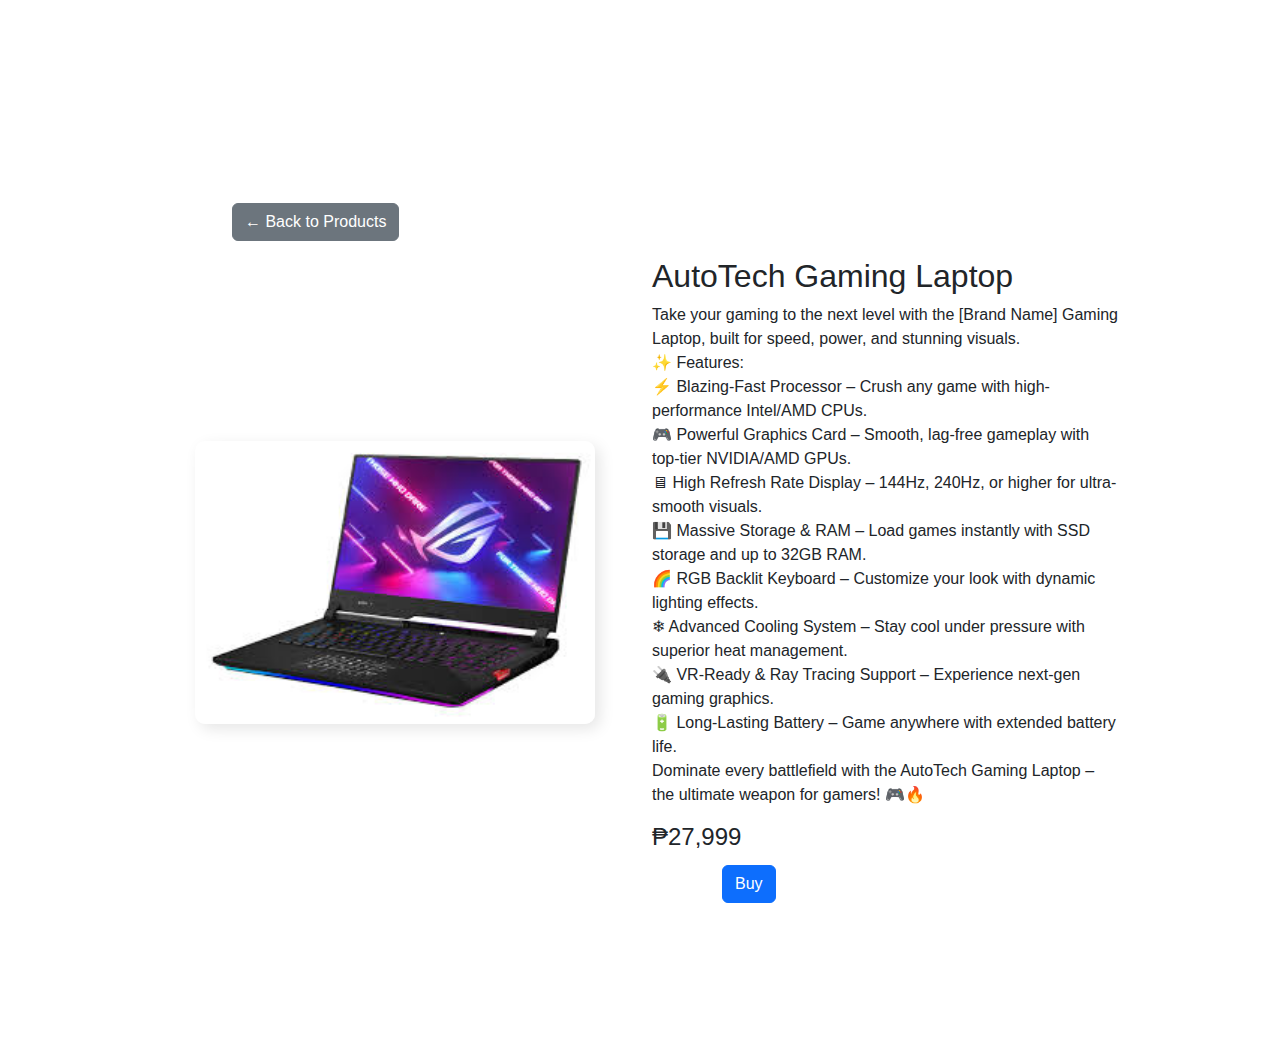
<file: products4.html>
<!DOCTYPE html>
<html lang="en">
<head>
    <meta charset="UTF-8">
    <meta name="viewport" content="width=device-width, initial-scale=1.0">
    <title>Document</title>
    <link rel="stylesheet" href="styles.css">
    <link href="https://cdn.jsdelivr.net/npm/bootstrap@5.3.3/dist/css/bootstrap.min.css" rel="stylesheet" integrity="sha384-QWTKZyjpPEjISv5WaRU9OFeRpok6YctnYmDr5pNlyT2bRjXh0JMhjY6hW+ALEwIH" crossorigin="anonymous">
</head>
<body>
    <div class="conti">
        <div class="container mt-5">
            <a href="products.html" class="btn btn-secondary mb-3">← Back to Products</a>
            <div class="row">
                <div class="col-md-6 text-center">
                    <img src="laptop.jpg" alt="AutoTech Gaming Laptop" class="product-detail-img">
                </div>
                <div class="col-md-6">
                    <h2>AutoTech Gaming Laptop</h2>
                    <p>Take your gaming to the next level with the [Brand Name] Gaming Laptop, built for speed, power, and stunning visuals.<br>

                        ✨ Features:<br>
                        ⚡ Blazing-Fast Processor – Crush any game with high-performance Intel/AMD CPUs.<br>
                        🎮 Powerful Graphics Card – Smooth, lag-free gameplay with top-tier NVIDIA/AMD GPUs.<br>
                        🖥 High Refresh Rate Display – 144Hz, 240Hz, or higher for ultra-smooth visuals.<br>
                        💾 Massive Storage & RAM – Load games instantly with SSD storage and up to 32GB RAM.<br>
                        🌈 RGB Backlit Keyboard – Customize your look with dynamic lighting effects.<br>
                        ❄ Advanced Cooling System – Stay cool under pressure with superior heat management.<br>
                        🔌 VR-Ready & Ray Tracing Support – Experience next-gen gaming graphics.<br>
                        🔋 Long-Lasting Battery – Game anywhere with extended battery life.<br>
                        
                        Dominate every battlefield with the AutoTech Gaming Laptop – the ultimate weapon for gamers! 🎮🔥</p>
                    <h4>₱27,999</h4>
                    <button class="btn btn-primary"><a href="purchased.html" class="btn-pruchase4">Buy</a></button>
                </div>
            </div>
        </div>
    </div>
    <script src="https://cdn.jsdelivr.net/npm/bootstrap@5.3.3/dist/js/bootstrap.bundle.min.js" integrity="sha384-YvpcrYf0tY3lHB60NNkmXc5s9fDVZLESaAA55NDzOxhy9GkcIdslK1eN7N6jIeHz" crossorigin="anonymous"></script>
</body>
</html>
</file>
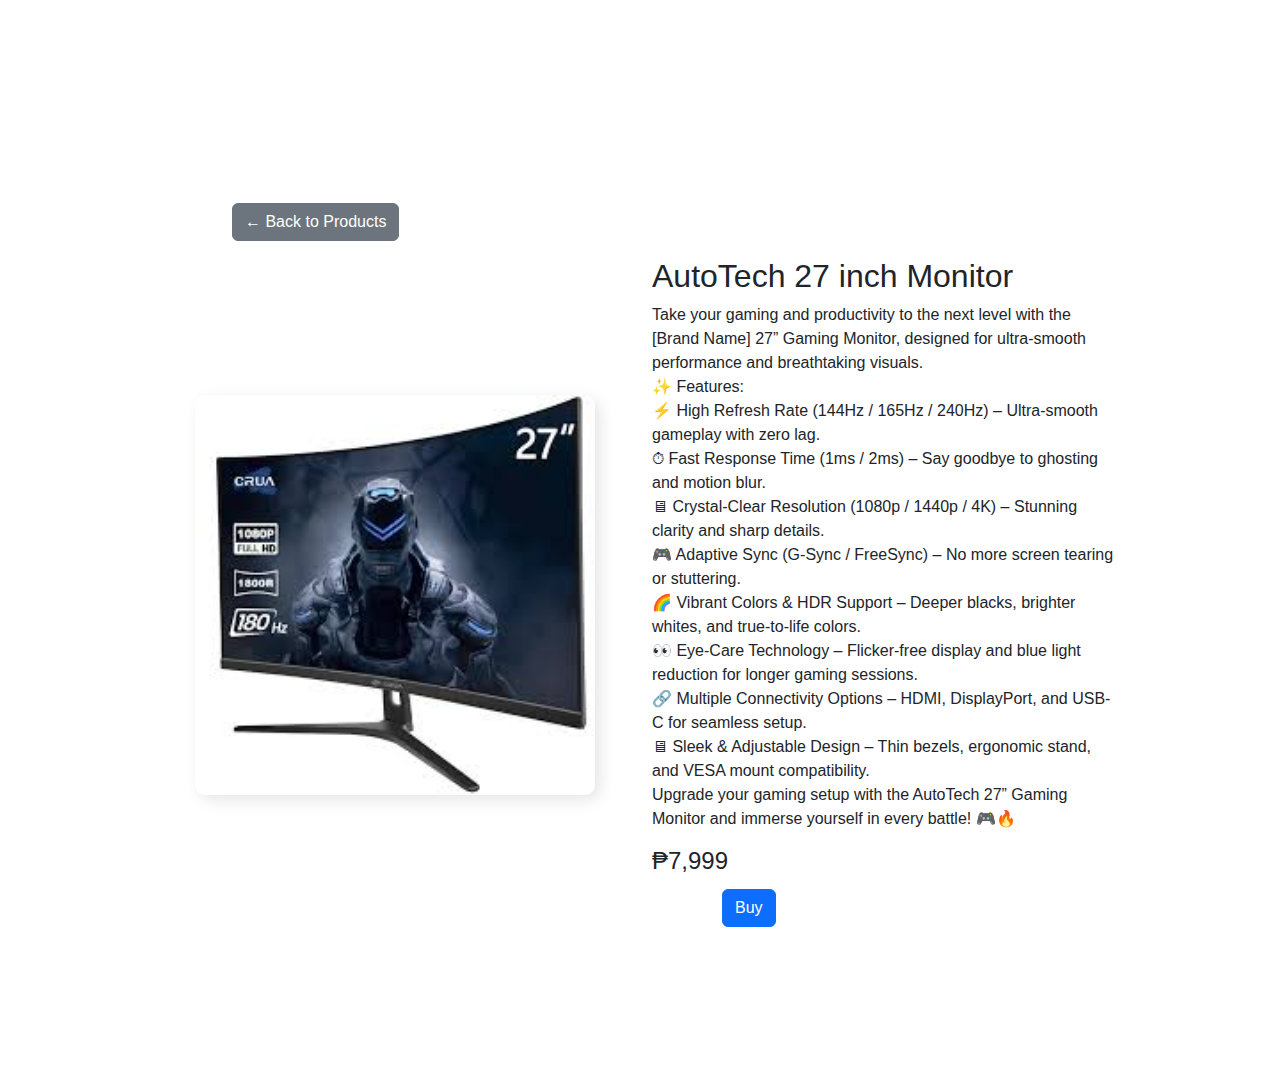
<file: products5.html>
<!DOCTYPE html>
<html lang="en">
<head>
    <meta charset="UTF-8">
    <meta name="viewport" content="width=device-width, initial-scale=1.0">
    <title>Document</title>
    <link rel="stylesheet" href="styles.css">
    <link href="https://cdn.jsdelivr.net/npm/bootstrap@5.3.3/dist/css/bootstrap.min.css" rel="stylesheet" integrity="sha384-QWTKZyjpPEjISv5WaRU9OFeRpok6YctnYmDr5pNlyT2bRjXh0JMhjY6hW+ALEwIH" crossorigin="anonymous">
</head>
<body>
    <div class="conti">
        <div class="container mt-5">
            <a href="products.html" class="btn btn-secondary mb-3">← Back to Products</a>
            <div class="row">
                <div class="col-md-6 text-center">
                    <img src="gamingmoni.jpg" alt="Tofu Sisig" class="product-detail-img">
                </div>
                <div class="col-md-6">
                    <h2>AutoTech 27 inch Monitor</h2>
                    <p>Take your gaming and productivity to the next level with the [Brand Name] 27” Gaming Monitor, designed for ultra-smooth performance and breathtaking visuals.<br>

                        ✨ Features:<br>
                        ⚡ High Refresh Rate (144Hz / 165Hz / 240Hz) – Ultra-smooth gameplay with zero lag.<br>
                        ⏱ Fast Response Time (1ms / 2ms) – Say goodbye to ghosting and motion blur.<br>
                        🖥 Crystal-Clear Resolution (1080p / 1440p / 4K) – Stunning clarity and sharp details.<br>
                        🎮 Adaptive Sync (G-Sync / FreeSync) – No more screen tearing or stuttering.<br>
                        🌈 Vibrant Colors & HDR Support – Deeper blacks, brighter whites, and true-to-life colors.<br>
                        👀 Eye-Care Technology – Flicker-free display and blue light reduction for longer gaming sessions.<br>
                        🔗 Multiple Connectivity Options – HDMI, DisplayPort, and USB-C for seamless setup.<br>
                        🖥 Sleek & Adjustable Design – Thin bezels, ergonomic stand, and VESA mount compatibility.<br>
                        
                        Upgrade your gaming setup with the AutoTech 27” Gaming Monitor and immerse yourself in every battle! 🎮🔥</p>
                    <h4>₱7,999</h4>
                    <button class="btn btn-primary"><a href="purchased.html" class="btn-pruchase5">Buy</a></button>
                </div>
            </div>
        </div>
    </div>
    <script src="https://cdn.jsdelivr.net/npm/bootstrap@5.3.3/dist/js/bootstrap.bundle.min.js" integrity="sha384-YvpcrYf0tY3lHB60NNkmXc5s9fDVZLESaAA55NDzOxhy9GkcIdslK1eN7N6jIeHz" crossorigin="anonymous"></script>
</body>
</html>
</file>
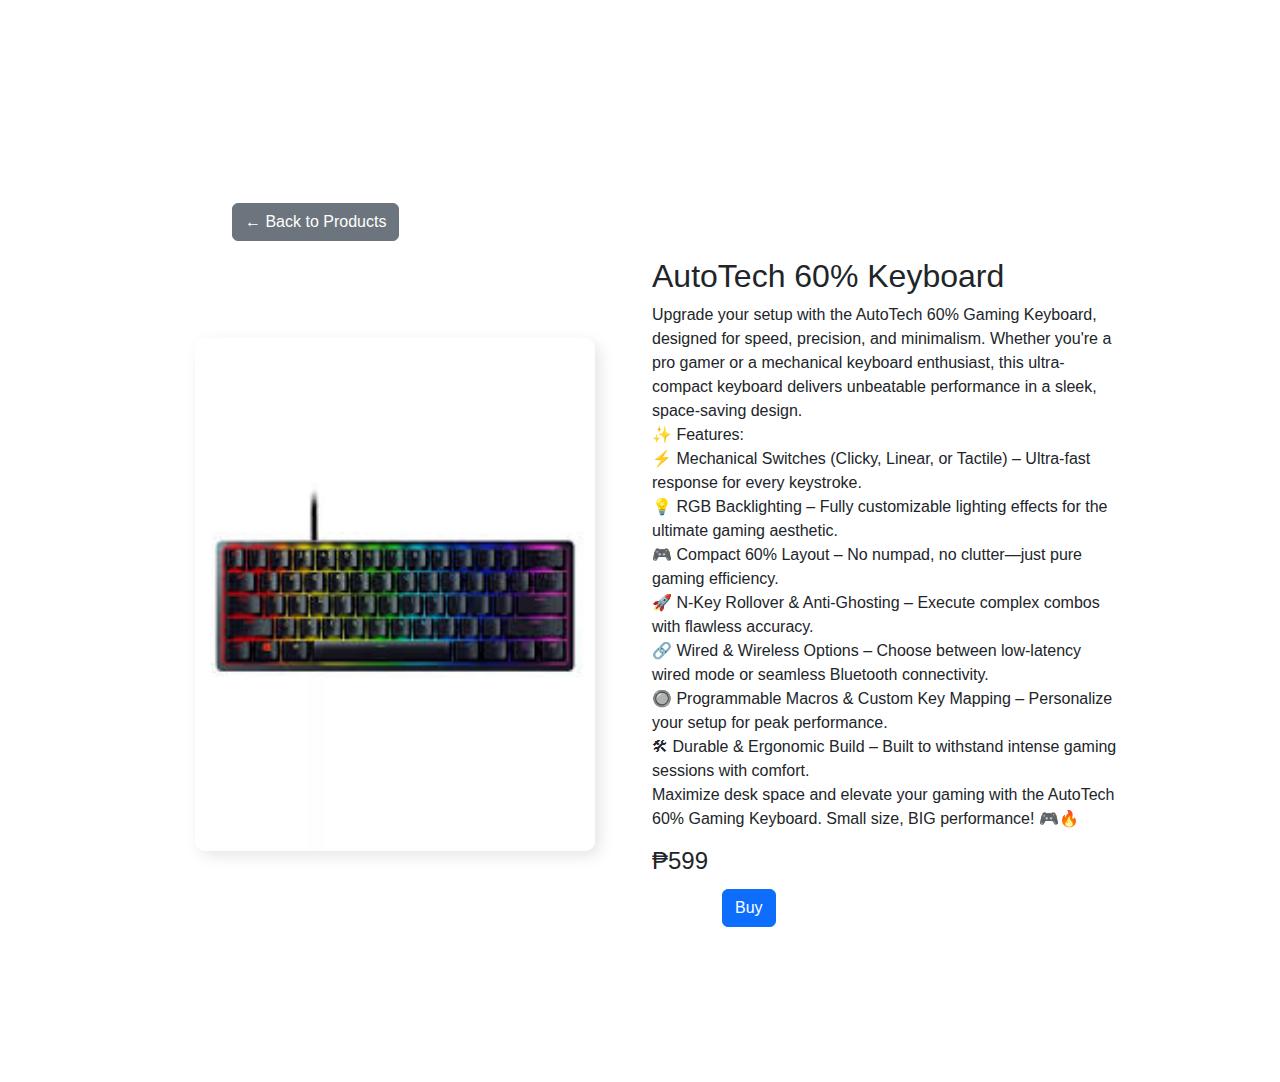
<file: products6.html>
<!DOCTYPE html>
<html lang="en">
<head>
    <meta charset="UTF-8">
    <meta name="viewport" content="width=device-width, initial-scale=1.0">
    <title>Document</title>
    <link rel="stylesheet" href="styles.css">
    <link href="https://cdn.jsdelivr.net/npm/bootstrap@5.3.3/dist/css/bootstrap.min.css" rel="stylesheet" integrity="sha384-QWTKZyjpPEjISv5WaRU9OFeRpok6YctnYmDr5pNlyT2bRjXh0JMhjY6hW+ALEwIH" crossorigin="anonymous">
</head>
<body>
    <div class="conti">
        <div class="container mt-5">
            <a href="products.html" class="btn btn-secondary mb-3">← Back to Products</a>
            <div class="row">
                <div class="col-md-6 text-center">
                    <img src="60key.jpg" alt="AutoTech 60% Keyboard" class="product-detail-img">
                </div>
                <div class="col-md-6">
                    <h2>AutoTech 60% Keyboard</h2>
                    <p>Upgrade your setup with the AutoTech 60% Gaming Keyboard, designed for speed, precision, and minimalism. Whether you're a pro gamer or a mechanical keyboard enthusiast, this ultra-compact keyboard delivers unbeatable performance in a sleek, space-saving design.<br>

                        ✨ Features:<br>
                        ⚡ Mechanical Switches (Clicky, Linear, or Tactile) – Ultra-fast response for every keystroke.<br>
                        💡 RGB Backlighting – Fully customizable lighting effects for the ultimate gaming aesthetic.<br>
                        🎮 Compact 60% Layout – No numpad, no clutter—just pure gaming efficiency.<br>
                        🚀 N-Key Rollover & Anti-Ghosting – Execute complex combos with flawless accuracy.<br>
                        🔗 Wired & Wireless Options – Choose between low-latency wired mode or seamless Bluetooth connectivity.<br>
                        🔘 Programmable Macros & Custom Key Mapping – Personalize your setup for peak performance.<br>
                        🛠 Durable & Ergonomic Build – Built to withstand intense gaming sessions with comfort.<br>
                        
                        Maximize desk space and elevate your gaming with the AutoTech 60% Gaming Keyboard. Small size, BIG performance! 🎮🔥</p>
                    <h4>₱599</h4>
                    <button class="btn btn-primary"><a href="purchased.html" class="btn-pruchase6">Buy</a></button>
                </div>
            </div>
        </div>
    </div>
    <script src="https://cdn.jsdelivr.net/npm/bootstrap@5.3.3/dist/js/bootstrap.bundle.min.js" integrity="sha384-YvpcrYf0tY3lHB60NNkmXc5s9fDVZLESaAA55NDzOxhy9GkcIdslK1eN7N6jIeHz" crossorigin="anonymous"></script>
</body>
</html>
</file>
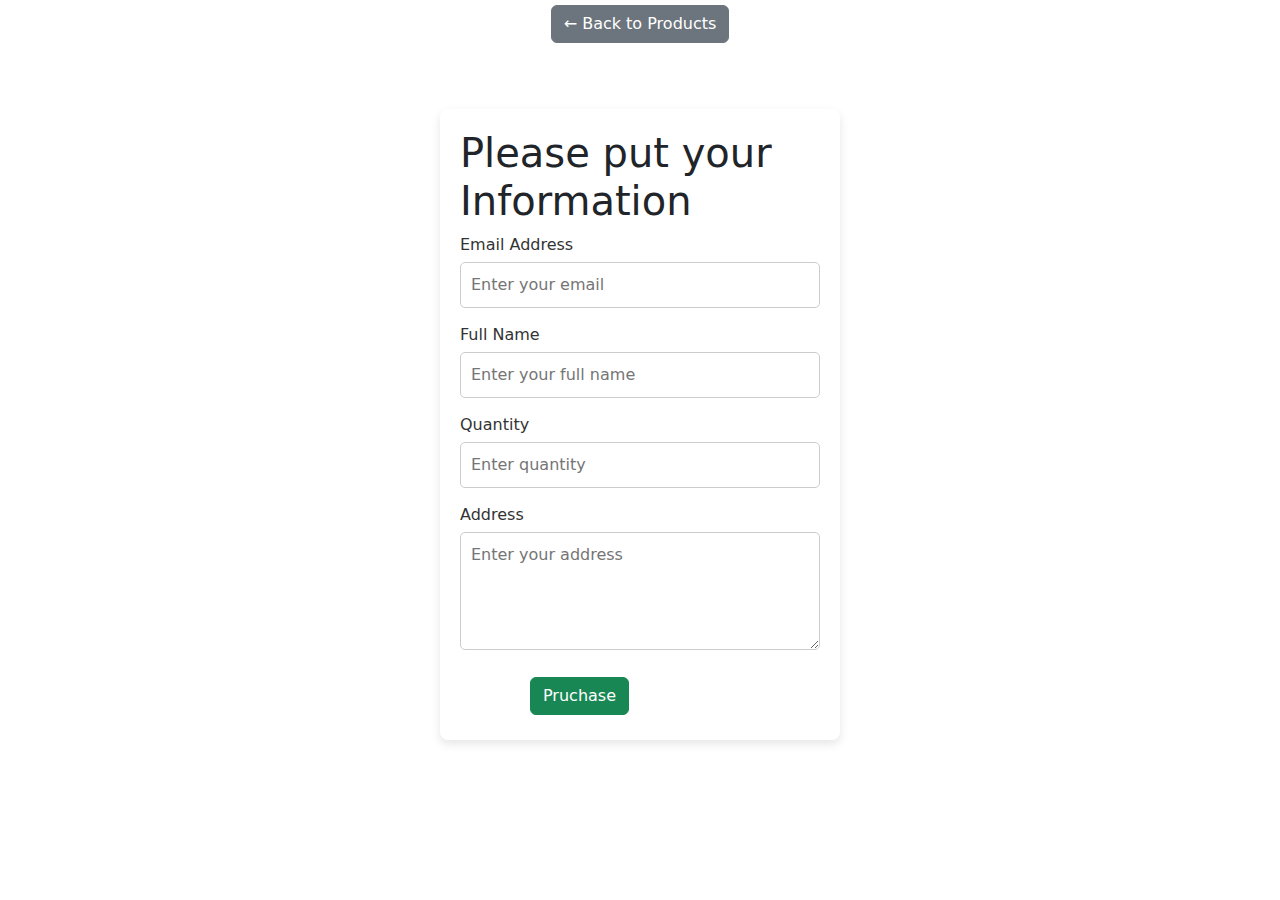
<file: purchased.html>
<!DOCTYPE html>
<html lang="en">
<head>
    <meta charset="UTF-8">
    <meta name="viewport" content="width=device-width, initial-scale=1.0">
    <title>Purchased</title>
    <link rel="stylesheet" href="styles.css">
    <link href="https://cdn.jsdelivr.net/npm/bootstrap@5.3.3/dist/css/bootstrap.min.css" rel="stylesheet" integrity="sha384-QWTKZyjpPEjISv5WaRU9OFeRpok6YctnYmDr5pNlyT2bRjXh0JMhjY6hW+ALEwIH" crossorigin="anonymous">
</head>
<body>
    <a href="products.html" class="btn btn-secondary mb-3">← Back to Products</a>
    <div class="form-container">
        <h1>Please put your Information</h1>
        <form id="orderForm">
            
            <div class="form-group">
                <label for="email">Email Address</label>
                <input type="email" id="email" name="email" required placeholder="Enter your email">
            </div>

            <div class="form-group">
                <label for="fullName">Full Name</label>
                <input type="text" id="fullName" name="fullName" required placeholder="Enter your full name">
            </div>

            <div class="form-group">
                <label for="quantity">Quantity</label>
                <input type="number" id="quantity" name="quantity" required min="1" placeholder="Enter quantity">
            </div>

            
            <div class="form-group">
                <label for="address">Address</label>
                <textarea id="address" name="address" required placeholder="Enter your address" rows="4"></textarea>
            </div>

            <button class="btn btn-success"><a href="thankyoupage.html" class="buy1">Pruchase</a></button>

            <div id="errorMessage" class="error"></div>
        </form>
    </div>
</body>
</html>
</file>
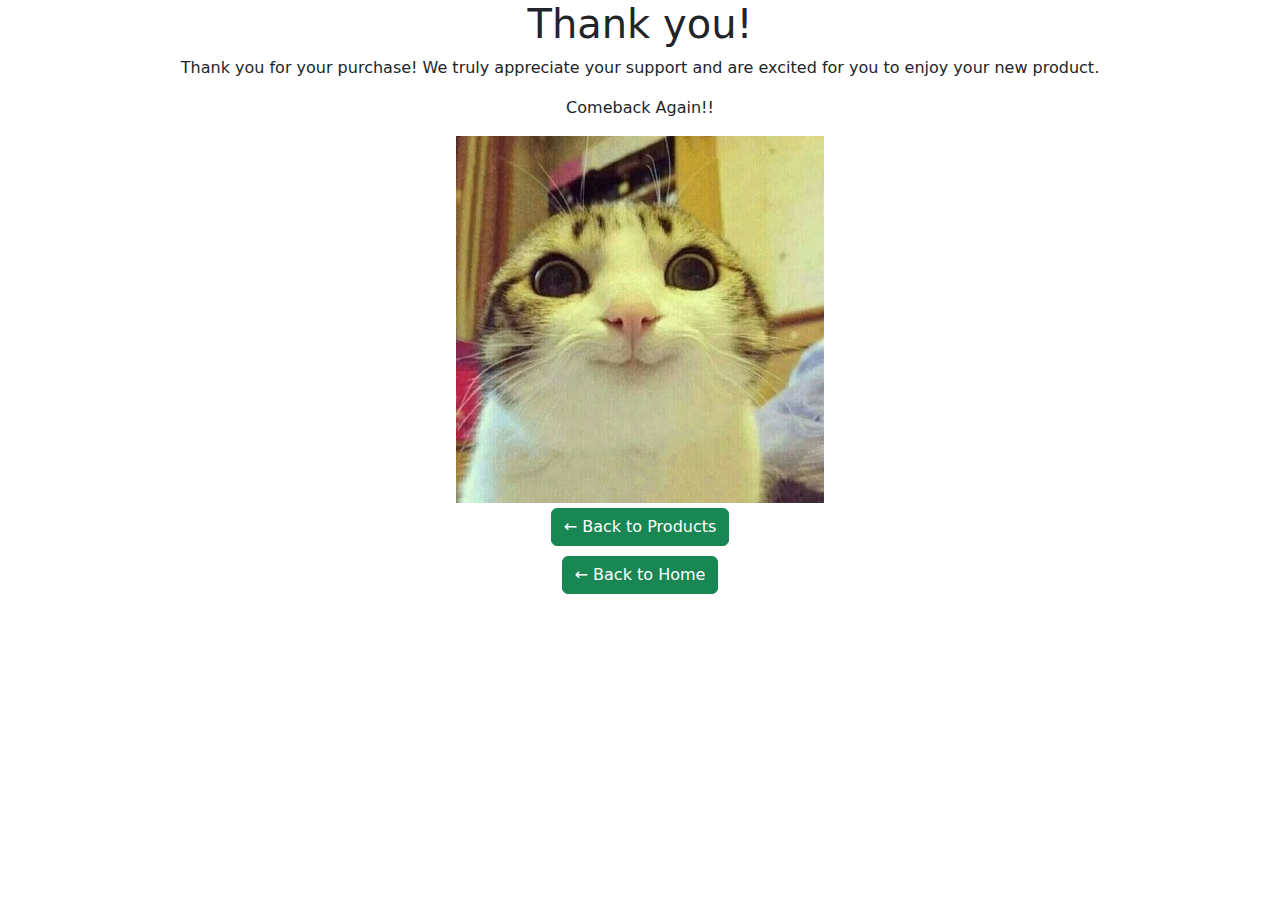
<file: thankyoupage.html>
<!DOCTYPE html>
<html lang="en">
<head>
    <meta charset="UTF-8">
    <meta name="viewport" content="width=device-width, initial-scale=1.0">
    <title>Thank You!!</title>
    <link rel="stylesheet" href="styles.css">
    <link href="https://cdn.jsdelivr.net/npm/bootstrap@5.3.3/dist/css/bootstrap.min.css" rel="stylesheet" integrity="sha384-QWTKZyjpPEjISv5WaRU9OFeRpok6YctnYmDr5pNlyT2bRjXh0JMhjY6hW+ALEwIH" crossorigin="anonymous">
</head>
<body>
    <div class="container-ty">
        <h1>Thank you!</h1>
        <p>Thank you for your purchase! We truly appreciate your support and are excited for you to enjoy your new product.</p>
        <p>Comeback Again!!</p>
        <img src="happy.jpg" class="happy">
    </div>
    <button class="btn btn-success"><a href="products.html" class="buy1">← Back to Products</a></button>
    <button class="btn btn-success"><a href="index.html" class="buy1">← Back to Home</a></button>
</body>
</html>
</file>
<file: styles.css>
body{
    justify-content: center;
    color: #000000;
    width: 100%;
    overflow-x: hidden;
    font-family: Arial, sans-serif;
    background-color: #f4f4f4;
    display: flex;
    flex-direction: column;
    align-items: center;
    justify-content: flex-start;
    height: 100vh;
    margin: 0; 
    font-family: Arial, sans-serif; ;
    line-height: 1.6;
    max-width: 100%;
}
      .btn { 
        display: inline-block;
         padding: 5px 10px;  
         color: white; 
         text-decoration: none; 
         border-radius: 5px; 
         background: rgb(97, 84, 84);
         margin: 5px 70px;
         border-radius: 30px;
         transition: transform .2s;
        }
        .btn:hover{
            transform: scale(1.1);
        }
*{
    margin: 0;
    padding: 0;
    box-sizing: border-box;
}
.navbar{
    display: flex;
    align-items: center;
    padding: 20px;
    
}
nav{
    flex: 1;
    text-align: right;
    color: #fff;
}
nav ul{
    display: inline-block;
    list-style-type: none;
}
nav ul li {
    display: inline-block;
    margin-right: 20px;
}
.container{
    max-width: 1200px;
    margin: auto;   

}
.bus{
margin-left: 25%;
}
.row{
    display: flex;
    align-items: center;
    flex-wrap: wrap;
    justify-content: space-around;
}
.col-2{
    flex-basis: 50%;
    min-width: 300px;
}
.col-2 img{
    max-width: 100%;
    padding: 50px 0;
}
.col-2 h1{
    font-size: 50px;
    line-height: 60px;
    margin: 25px 0;
    padding: 0 50px;
}
.col-2 {
    text-align: center;
    margin-bottom: 100px;
}
.pic{
    transition: transform .2s;
}
.pic:hover{
    opacity: 90%;
    font-size: 18px;
    transform: scale(0.9);
}
.browse{
    margin-right: -100px ;
    margin-left: -70px;

}
.title{
    color: rgb(97, 81, 81);
    border-radius: 50px;
    background: wheat;
    margin-top: 10%;
    margin-bottom: 3%;
    margin-left: 30%;
    padding: 20px;
    margin-right: 25%;
    text-align: center;
}
.about{
    align-items: center;
    text-align: left;
    margin: 200px;
    margin-left: 30px;
}
.about h1{
    margin-bottom: 5%;
}
.product-card {
    border: 2px solid #ddd;
    border-radius: 10px;
    padding: 15px;
    text-align: center;
    background: #fff;
    transition: 0.3s;
}
.pr1{
    text-align: center;
    border: solid #ddd 2px;
    border-radius: 40px;
    margin-top: 50px;
    margin-bottom: -40px;
    padding: 10px;
}
.short-input{
    width: 60%;
}
.container1{
    padding: 30px;
    background-color: #ff523b;
    margin-top: 10%;
    justify-items: center;
    text-align: center;
    color: black;
}
.navbar {
    width: 100%;
}
.contact-form {
    background: #fff;
    padding: 20px;
    border-radius: 8px;
    box-shadow: 0 0 10px rgba(0, 0, 0, 0.1);
    width: 320px;
    margin-top: 50px; 
}

nav .btn{
    margin-left: 10px;
}
.cashier{
    margin-left: 50px;
    margin-top: -10px;
    margin-bottom: 40px;
    width: 500px;
    height: auto;
}
.int {
    background-color: gray;
    padding: 30px;
    display: flex;
    align-items: center;
    justify-content: space-between;
    color: white;
    border-radius: 10px;
    margin-left: 10px;
    
    margin-top: -200px;
}
.int img {
    max-width: 40%;
    height: auto;
    border-radius: 10px;
    margin-top: 30px;
}
.content {
    max-width: 600px;
}
.content p {
    font-size: 18px;
    line-height: 1.6;
    color: #333;
    align-items: center;
    margin-left: 50px;
}
.content p::first-letter {
    font-size: 50px;
    font-weight: bold;
    color: black;
    float: left;
    margin-right: 10px;
}
.product-detail-img {
    width: 100%;
    max-width: 400px;
    border-radius: 10px;
    box-shadow: 5px 5px 15px rgba(0, 0, 0, 0.1);
    animation: fadeIn 0.8s ease-in-out;
}
.buy {
    background-color: gray;
}
.conti{
    font-family: Arial, sans-serif;
    padding: 150px;
}
a{
    text-decoration: none;
    color: white;
}
.prod-p{
    font-size: 16px;
}
table {
    width: 50%;
    margin-top: 20px;
    border-collapse: collapse;
}
.autogif{
    width: 100%;
    max-width: 100vw;
    height: 300px;
    image-resolution: 600dpi;
}
.form-container {
    width: 400px;
    margin: 50px auto;
    background-color: #fff;
    padding: 20px;
    border-radius: 8px;
    box-shadow: 0 4px 10px rgba(0, 0, 0, 0.1);
}
.form-group {
    margin-bottom: 15px;
}
label {
    font-size: 16px;
    color: #333;
    display: block;
    margin-bottom: 5px;
}

input, select, textarea {
    width: 100%;
    padding: 10px;
    font-size: 16px;
    border: 1px solid #ccc;
    border-radius: 5px;
}
.buy1,.buy2 ,.buy3{
    text-decoration: none;
    color: white;
}

.btn-pruchase1, .btn-pruchase2, .btn-pruchase3, .btn-pruchase4, .btn-pruchase5, .btn-pruchase6{
    text-decoration: none;
    color: white; 
}
.container-ty{
    text-align: center;
    align-items: center;

}
.happy{
    width: 40%;
}
.Homepg{
    text-decoration: none;
    color: black; 
}
footer {
    width: 100%;
    background-color: #808080; /* Gray Background */
    color: #fff;
    padding: 20px 0;
    text-align: center;
    margin-top: 50px;
}
footer p {
    margin: 0;
    font-size: 16px;
}
.ltsprod1, .ltsprod2, .ltsprod3{
    text-decoration: none;
    color: white;
}
</file>
